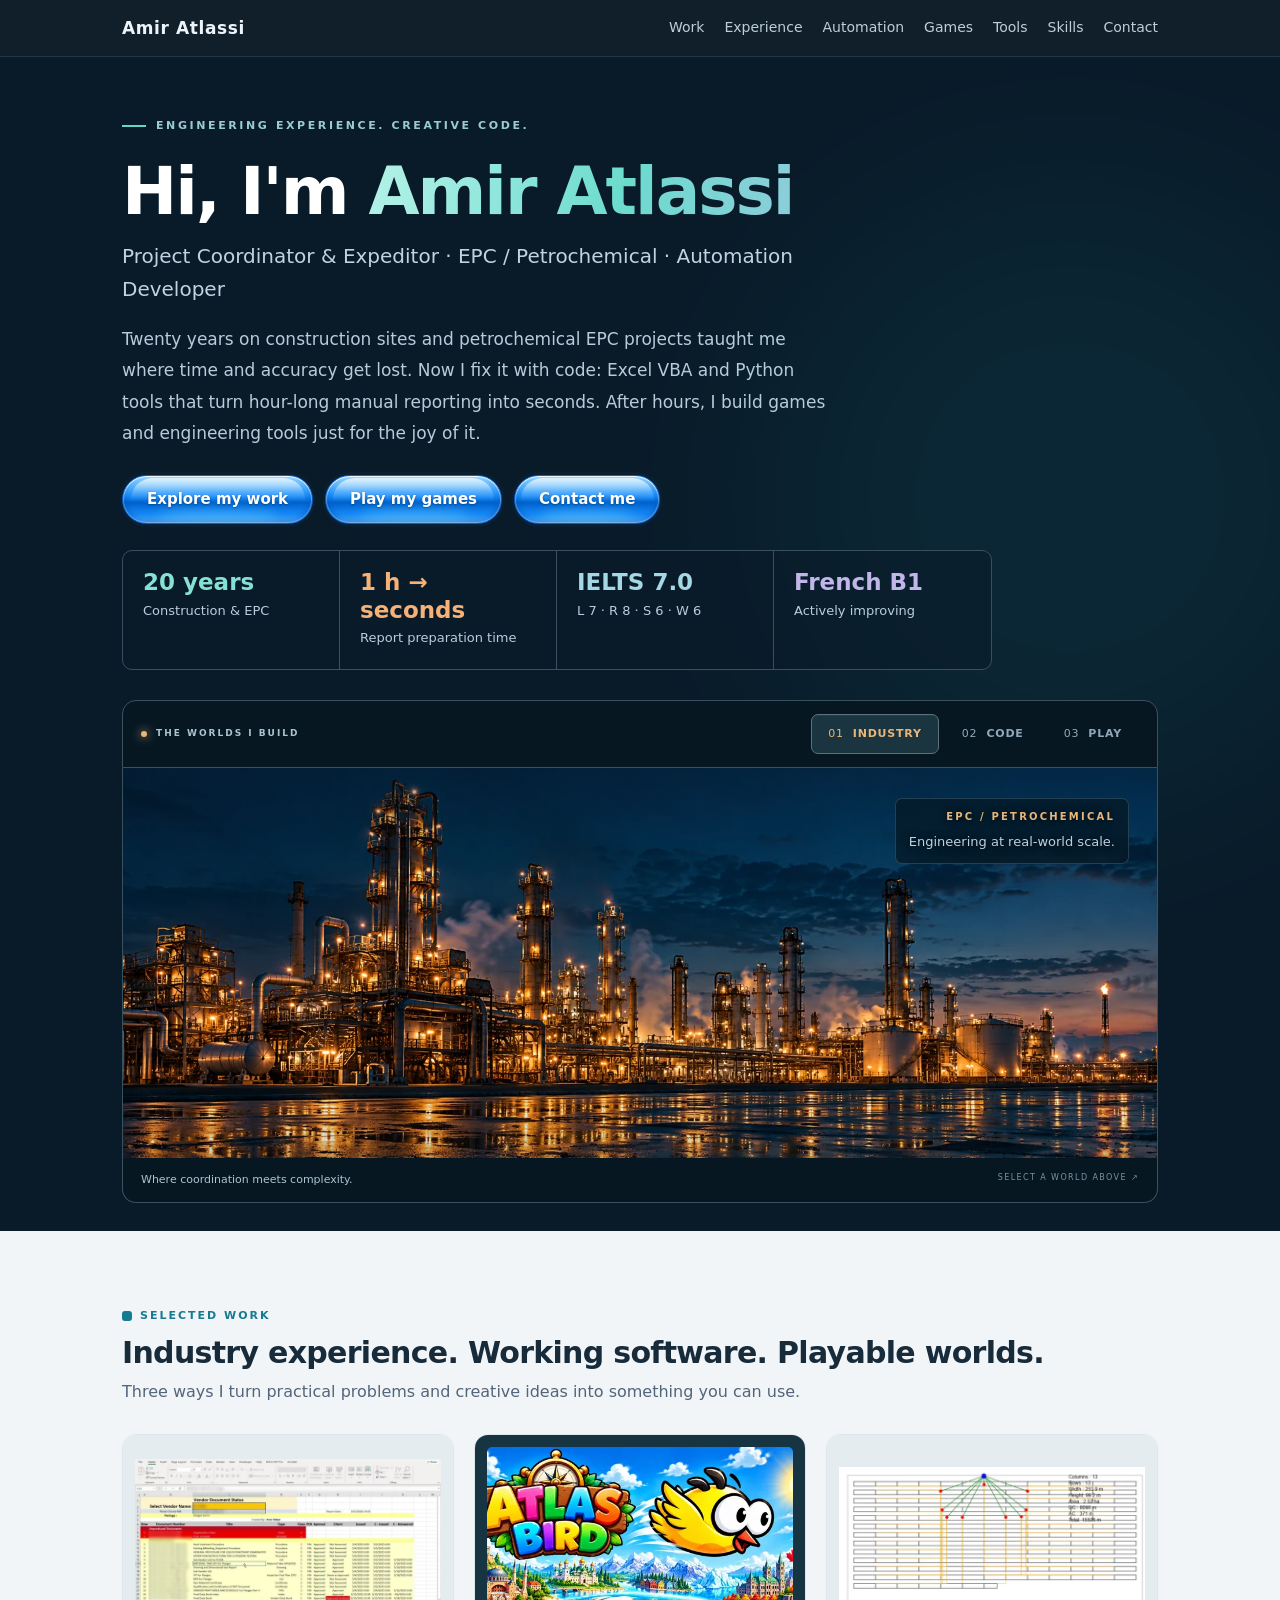
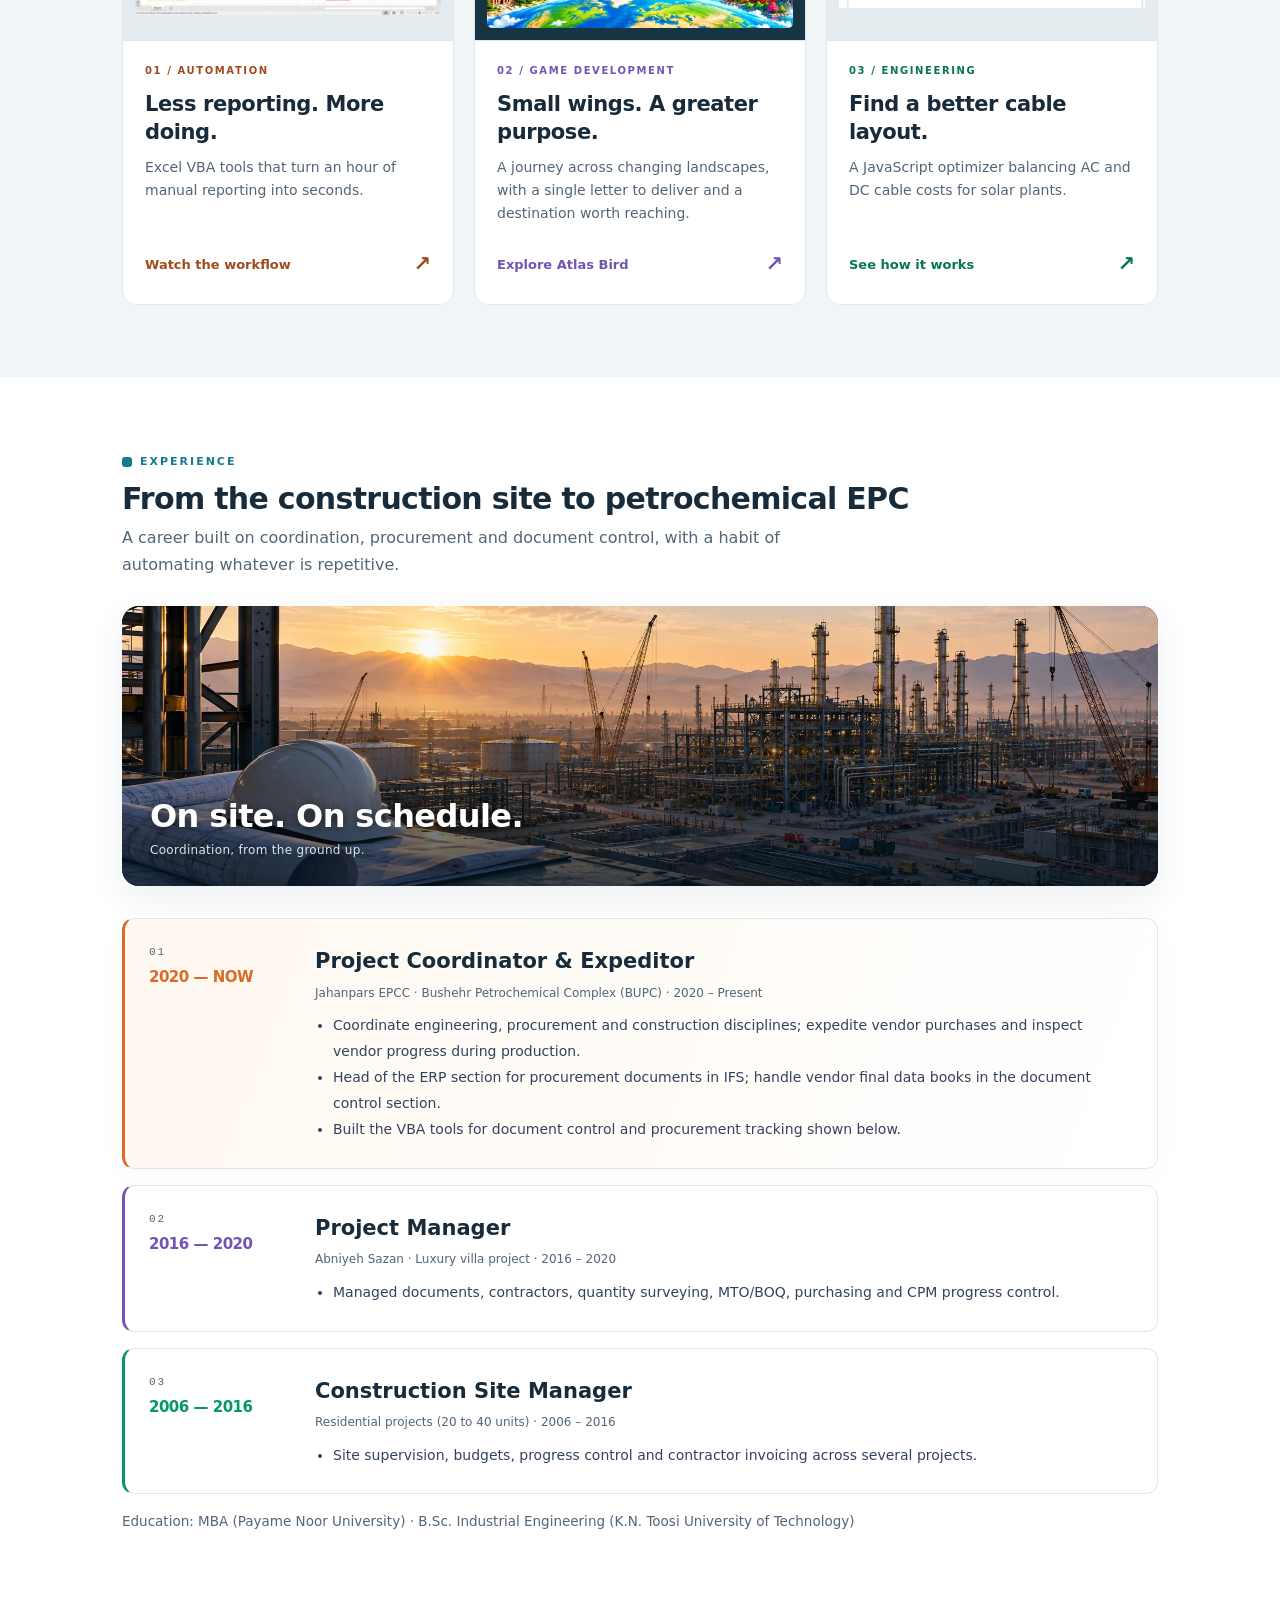
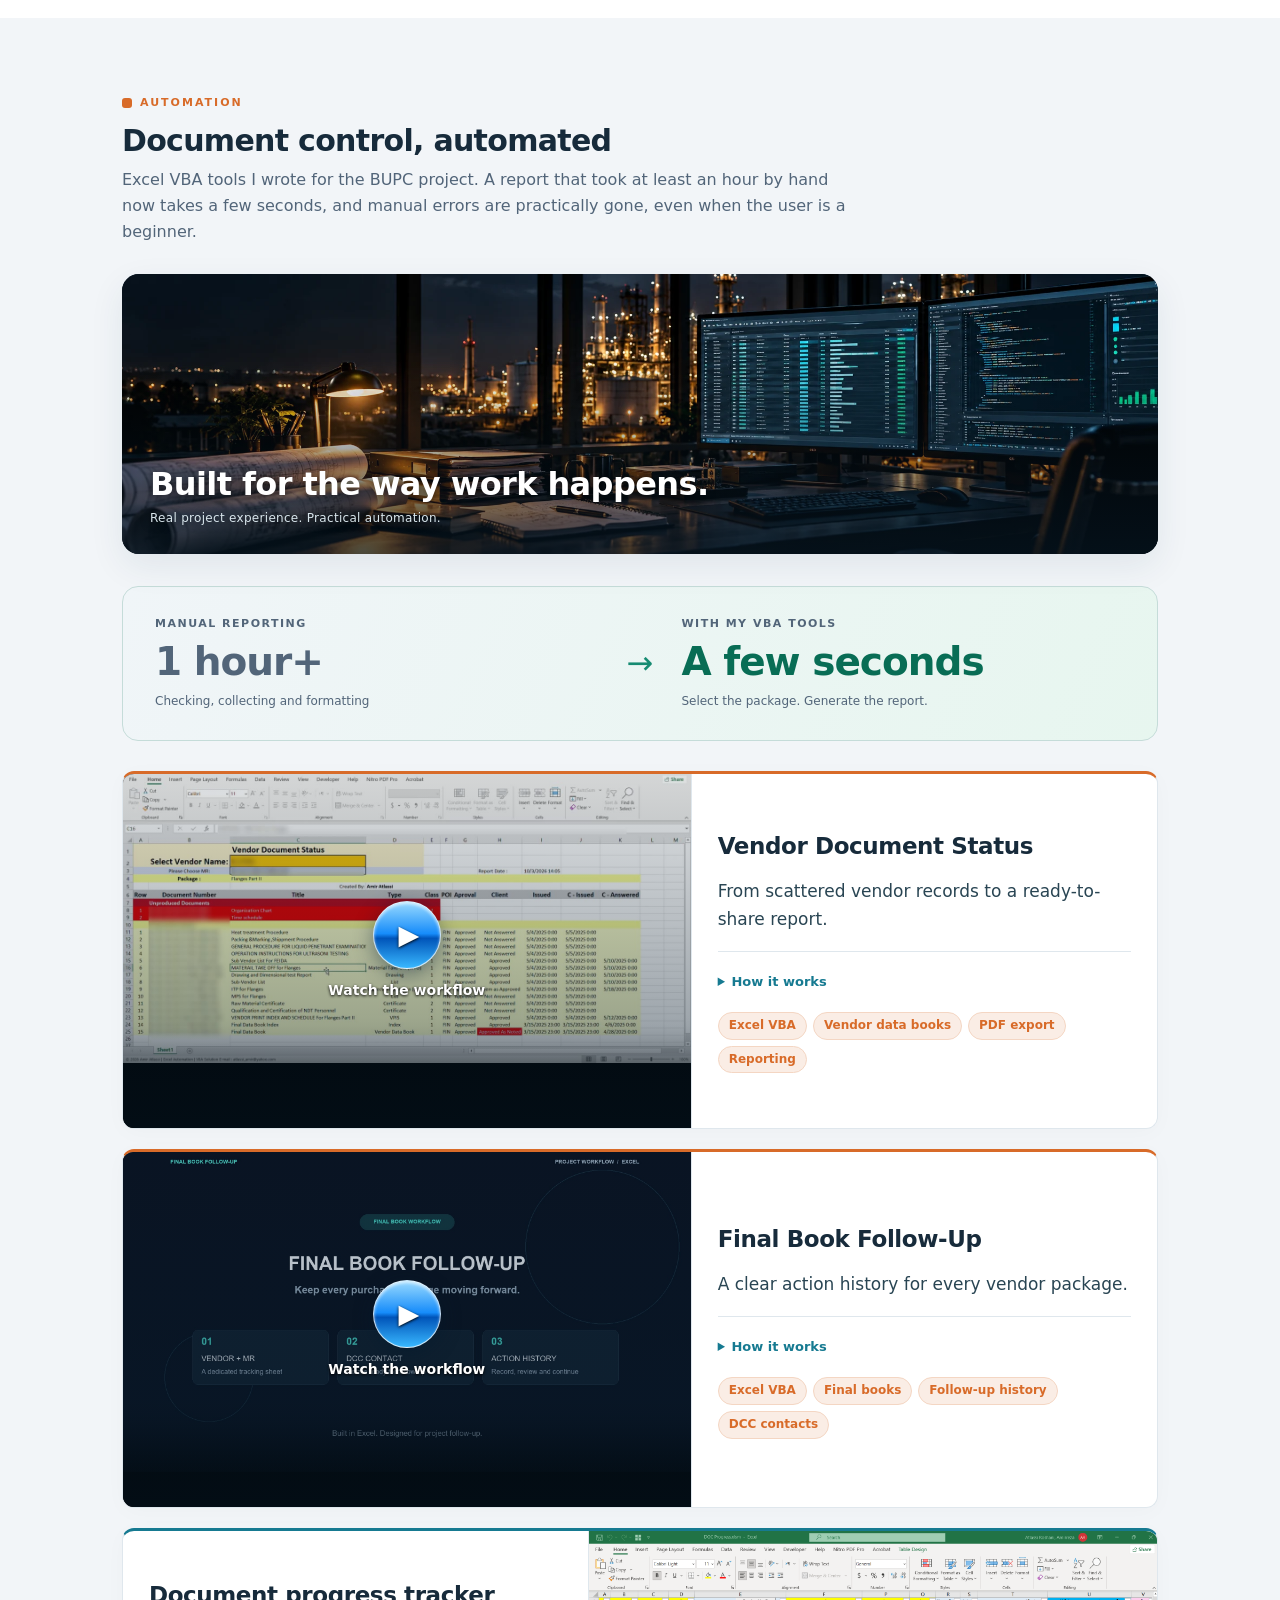
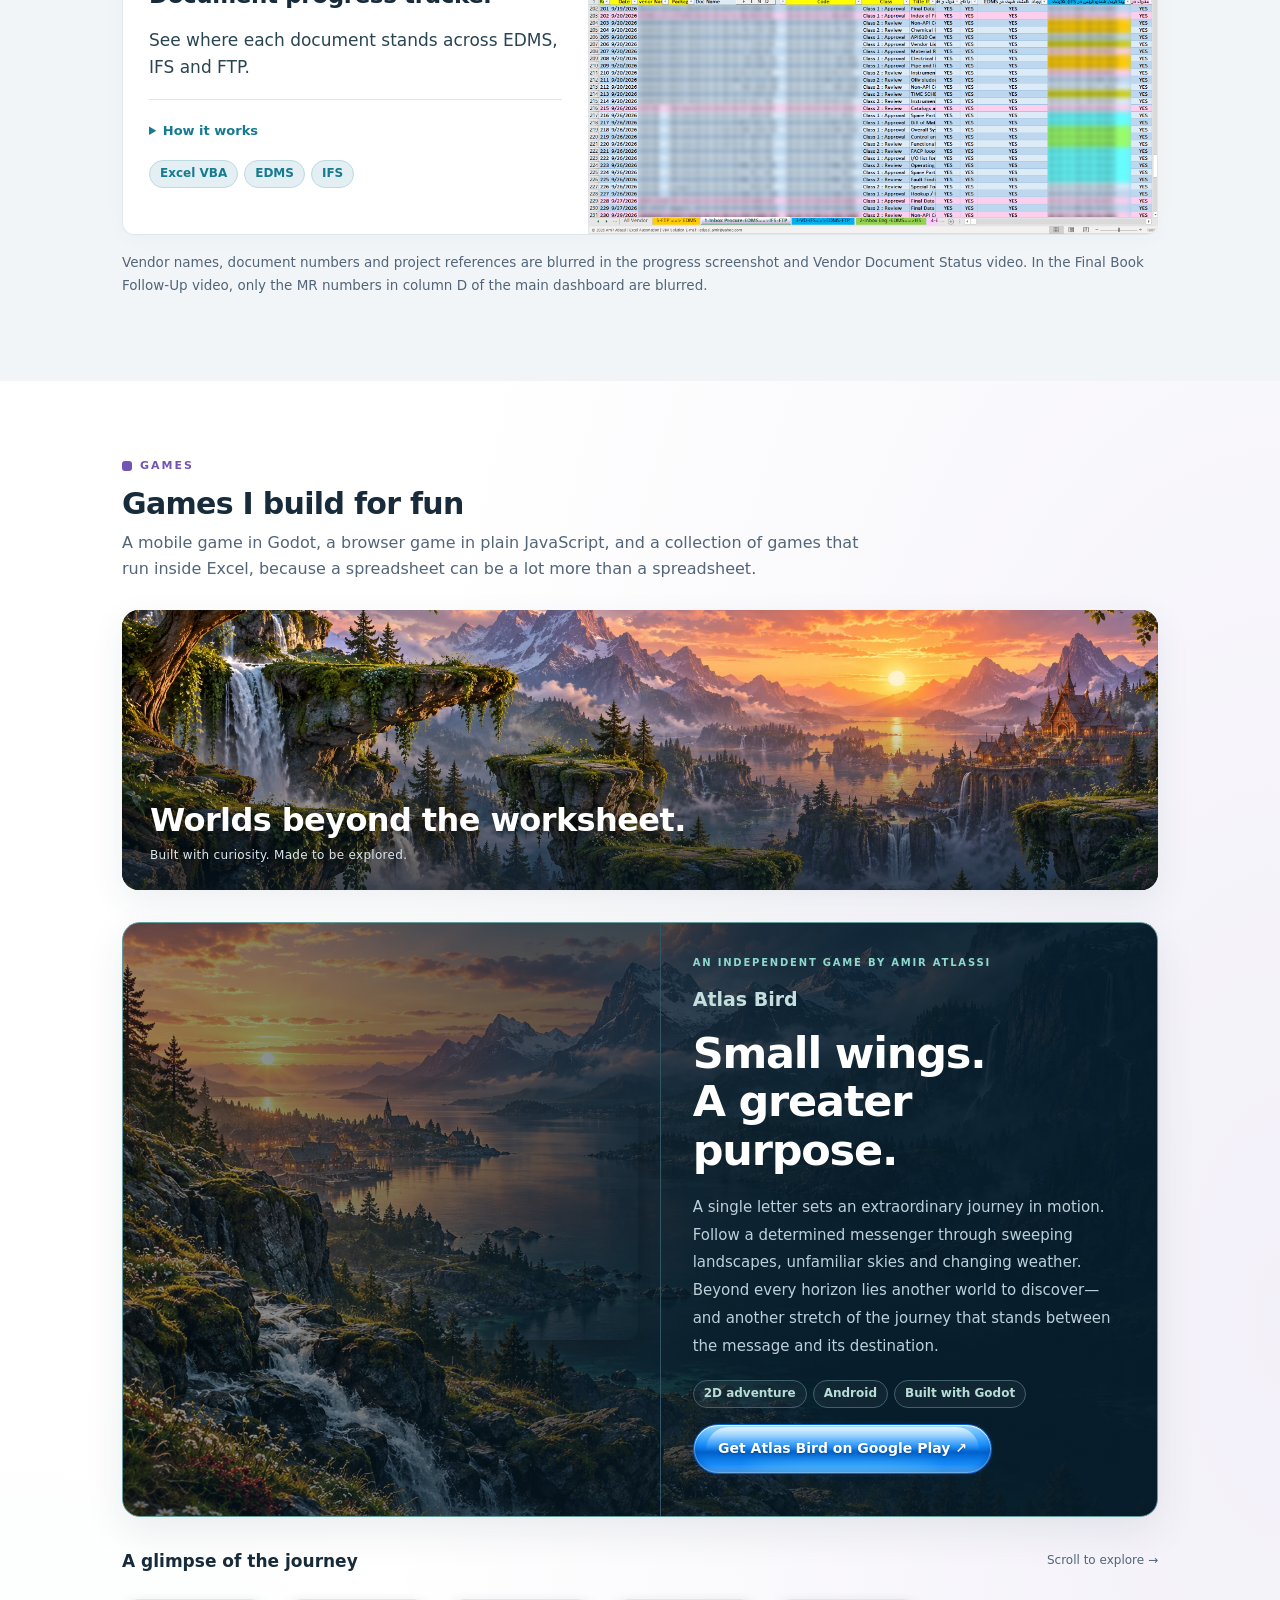
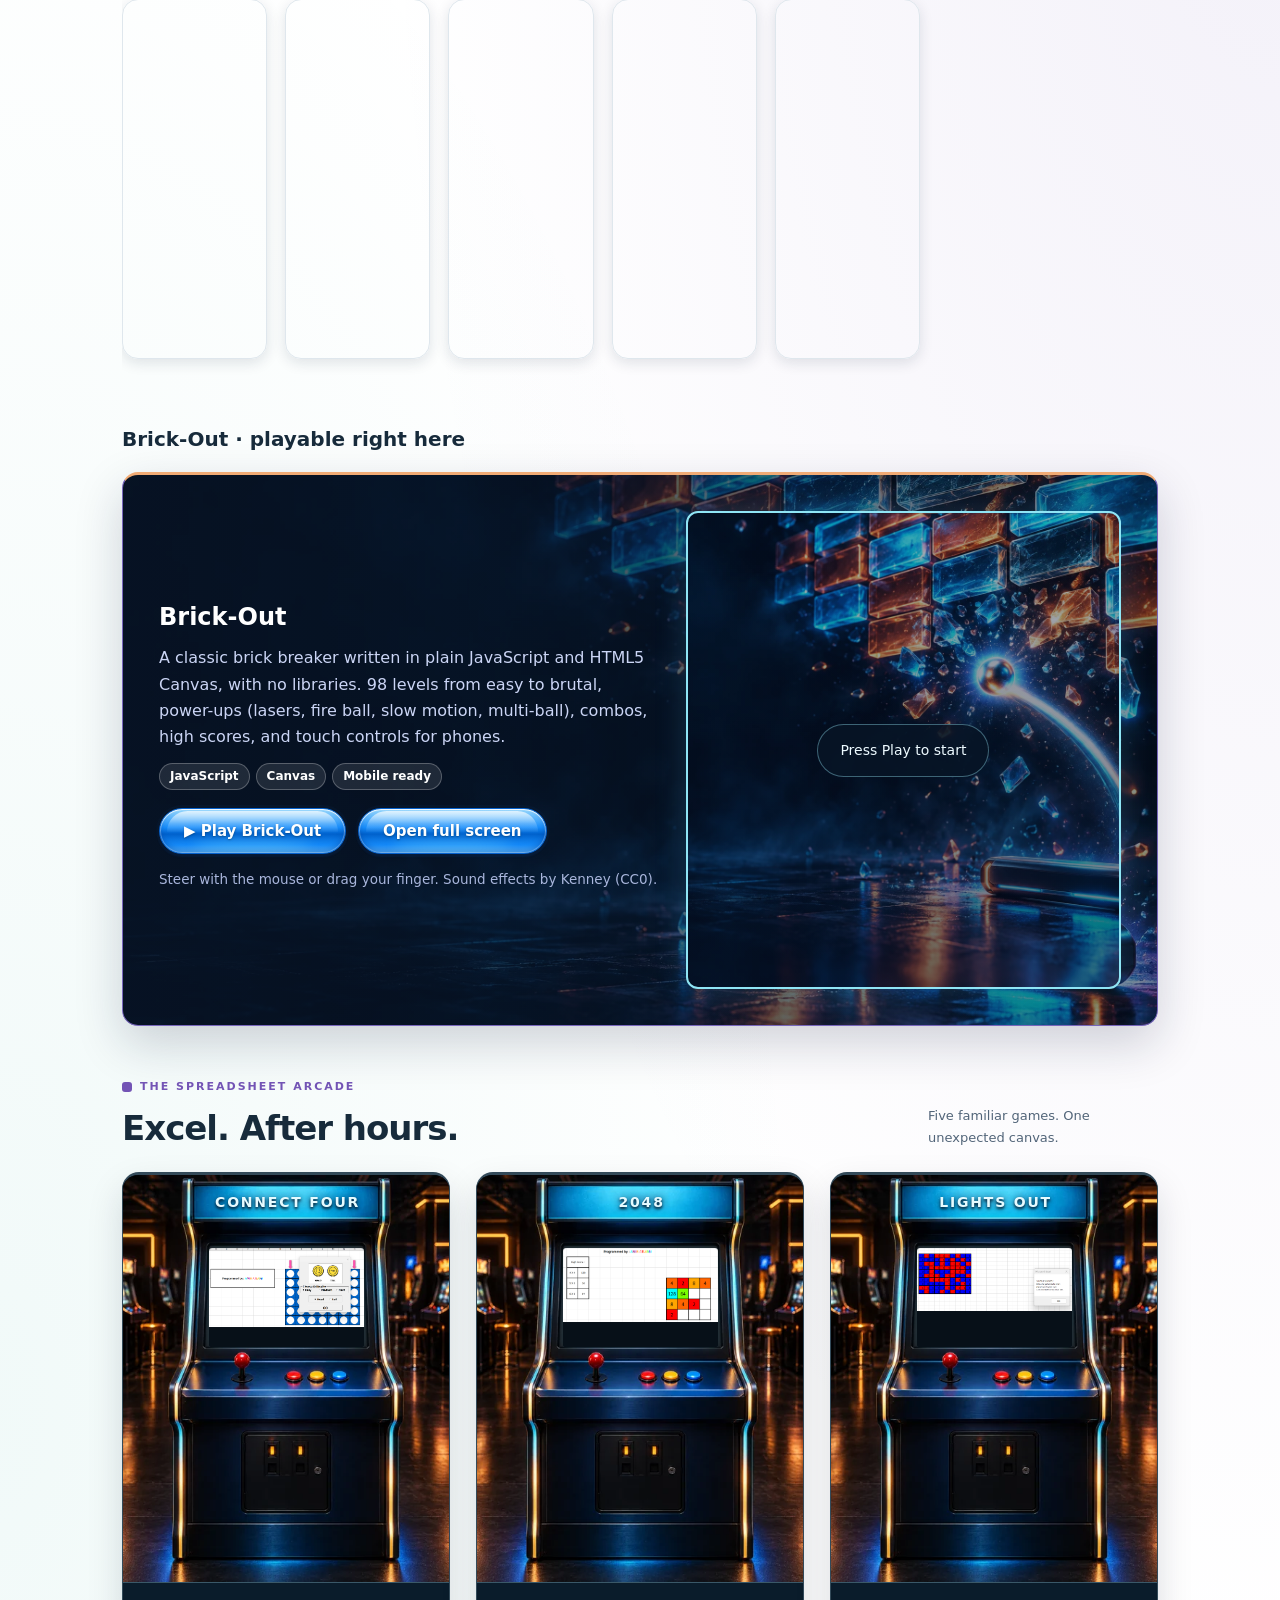
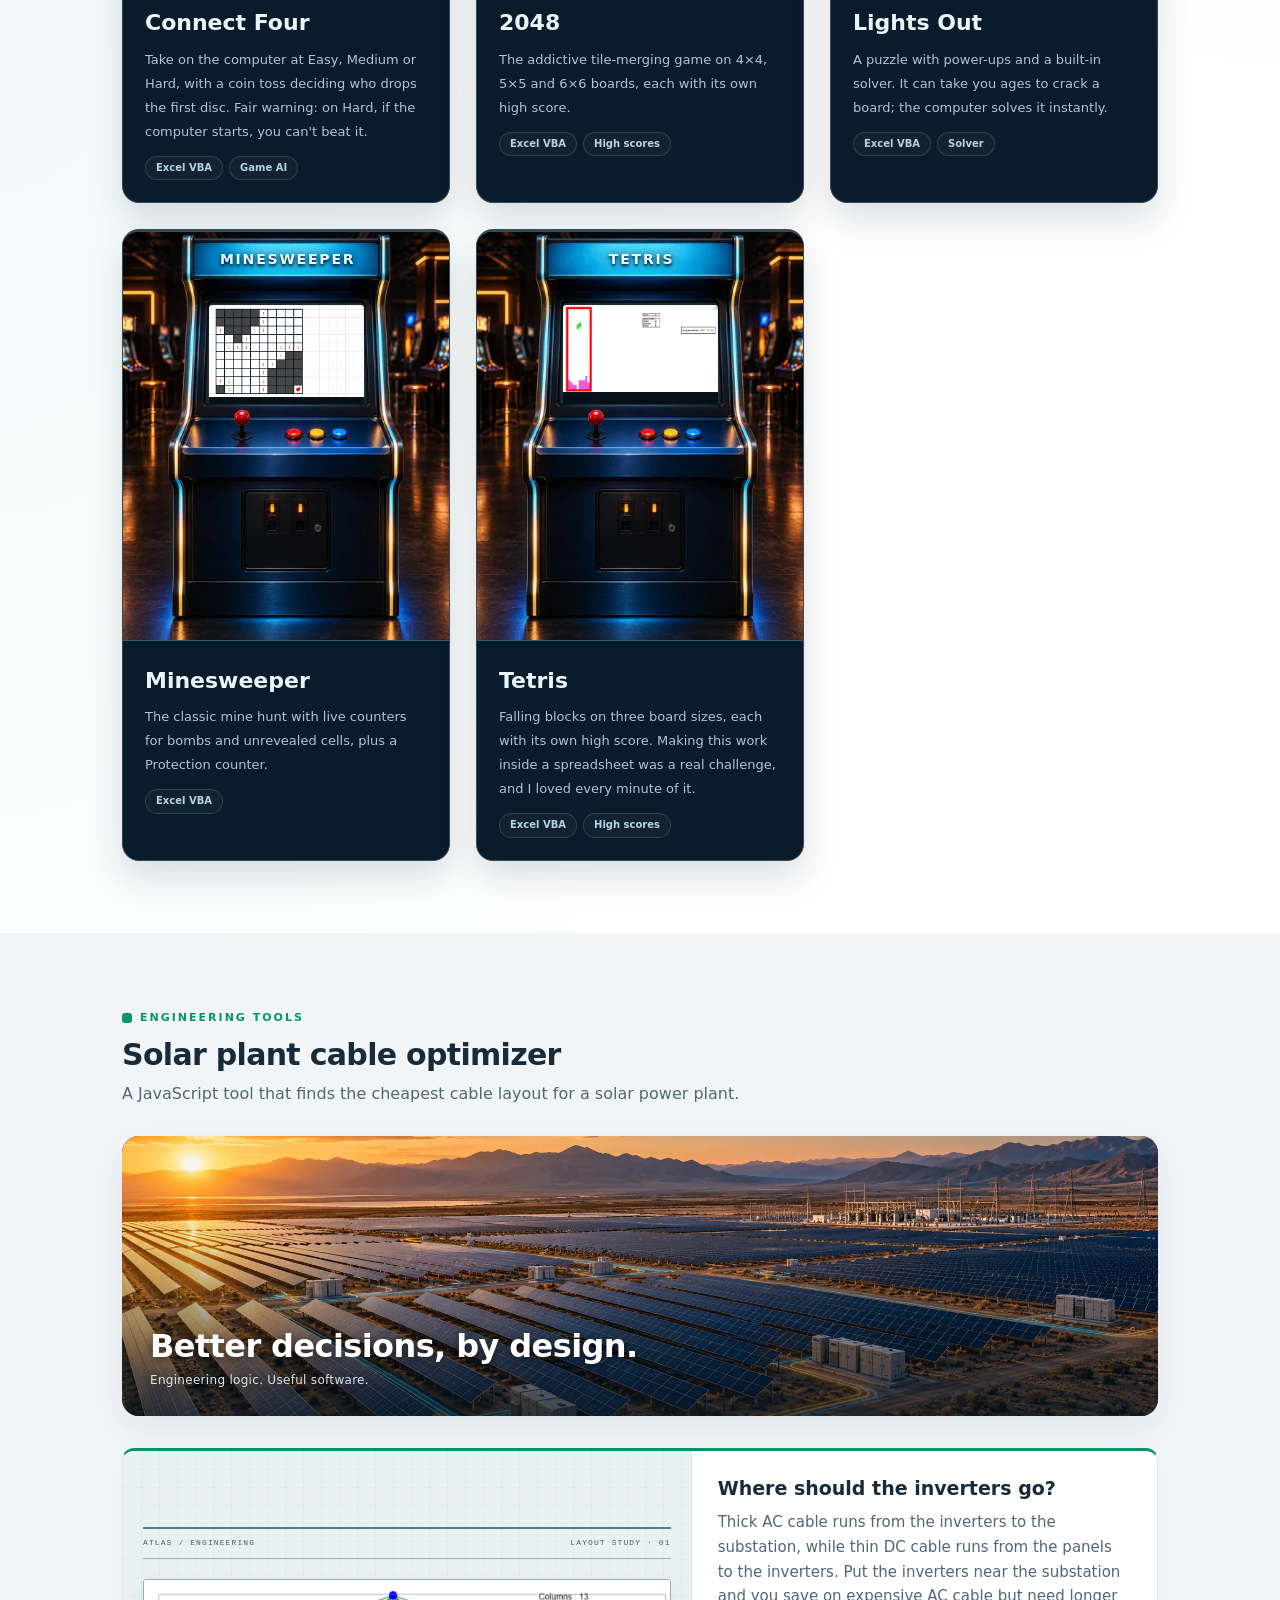
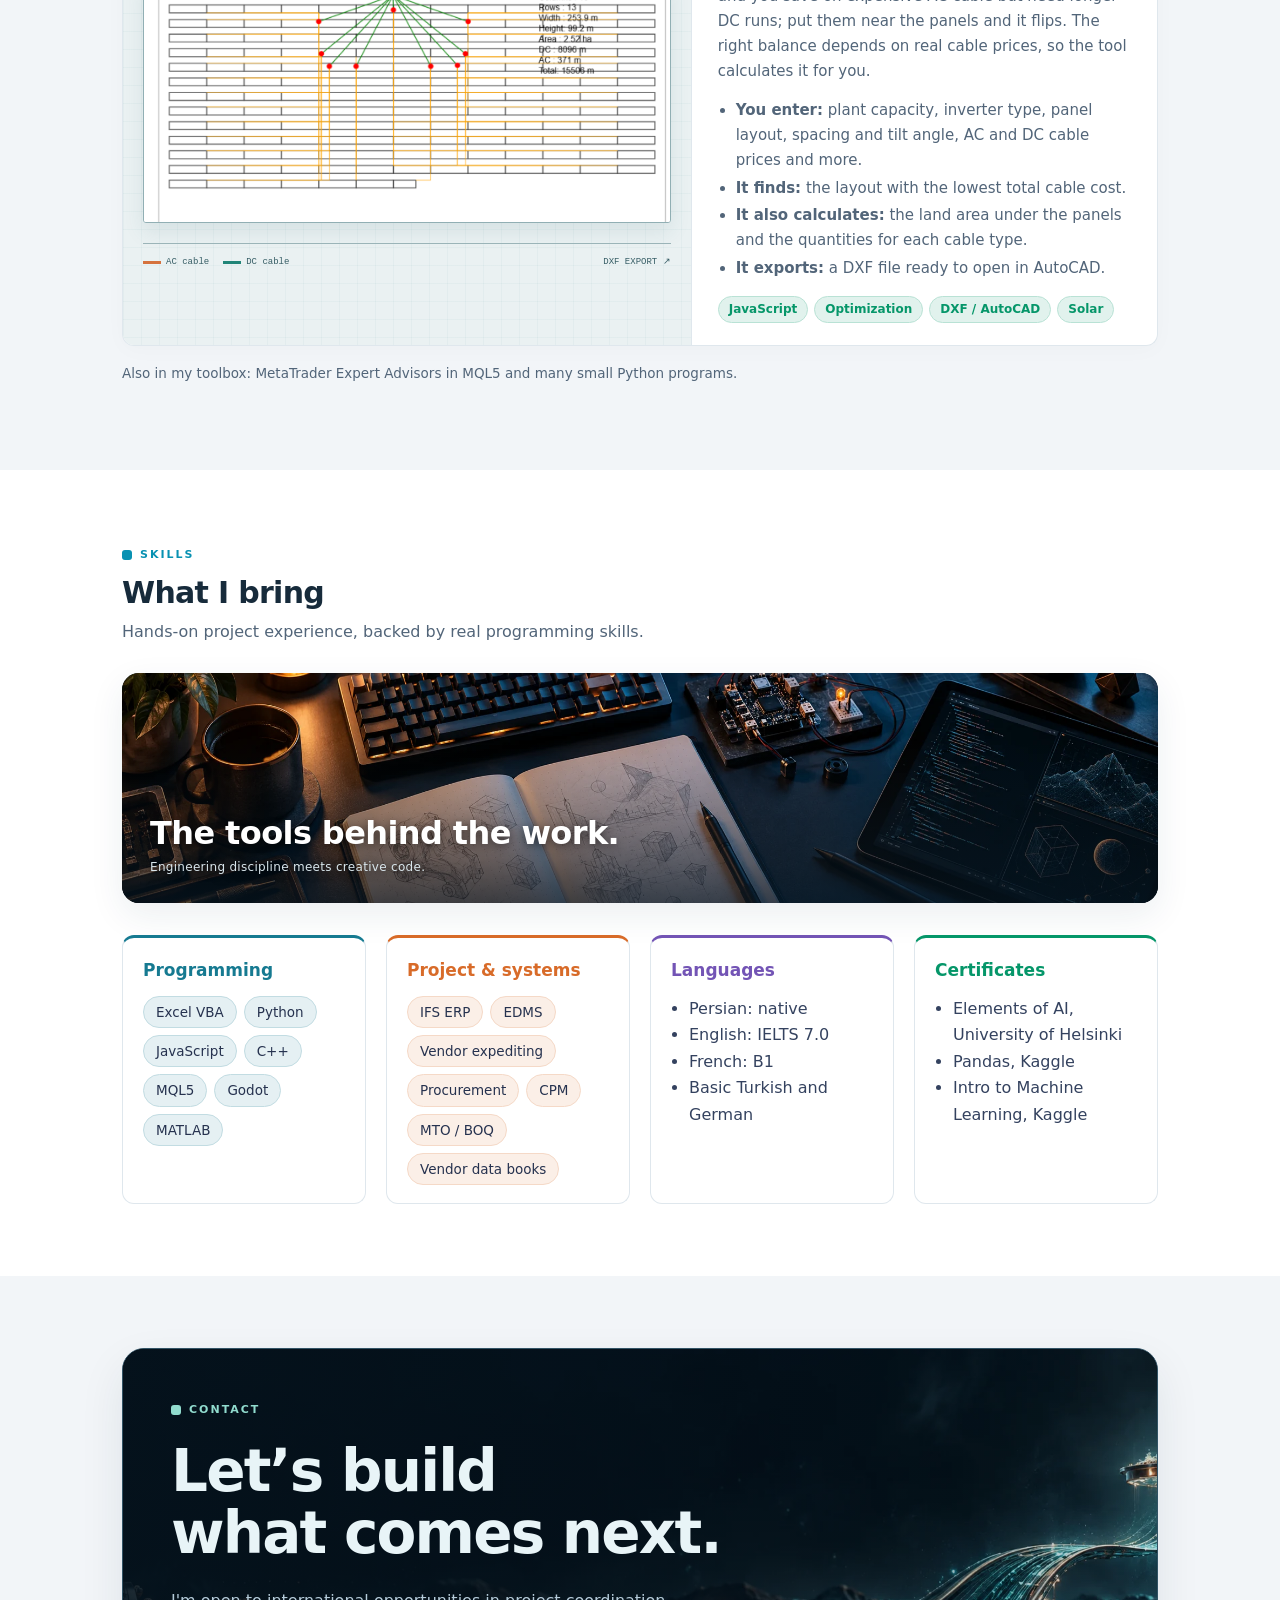
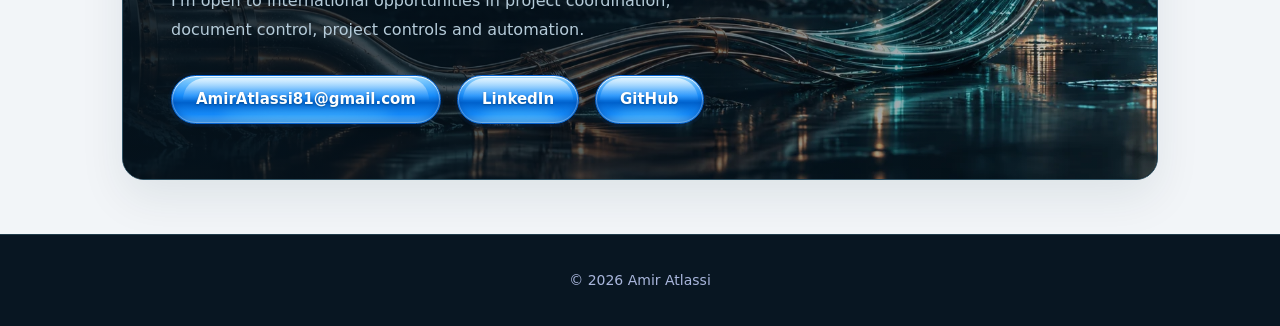
<file: index.html>
<!DOCTYPE html>
<html lang="en">
<head>
<meta charset="UTF-8">
<meta name="viewport" content="width=device-width, initial-scale=1">
<title>Amir Atlassi | Project Coordinator & Automation Developer (EPC / Petrochemical)</title>
<link rel="canonical" href="https://amiratlassi.github.io/">
<meta name="theme-color" content="#081622">
<meta property="og:type" content="website">
<meta property="og:url" content="https://amiratlassi.github.io/">
<meta property="og:image:alt" content="Amir Atlassi’s vendor document automation tool">
<meta name="twitter:card" content="summary_large_image">
<meta property="og:title" content="Amir Atlassi | Project Coordinator & Automation Developer">
<meta property="og:description" content="20 years in EPC and petrochemical projects. Excel VBA and Python automation, games and engineering tools.">
<meta property="og:image" content="https://amiratlassi.github.io/assets/doc-status-poster.jpg">
<meta name="description" content="Project coordinator and expeditor with 20 years in construction and petrochemical EPC. Builds Excel VBA and Python automation for document control and procurement, plus games and engineering tools.">
<link rel="stylesheet" href="assets/css/site.css?v=bespoke-games-2">
</head>
<body id="top">
<a class="skip-link" href="#main-content">Skip to content</a>
<nav aria-label="Main navigation"><div class="w"><a class="brand" href="#top" aria-label="Amir Atlassi — back to top">Amir Atlassi</a><a href="#featured">Work</a><a href="#experience">Experience</a><a href="#automation">Automation</a><a href="#games">Games</a><a href="#tools">Tools</a><a href="#skills">Skills</a><a href="#contact">Contact</a></div></nav>

<header data-world="industry">

<div class="bird-airspace" aria-hidden="true" inert><button class="flying-bird" type="button" aria-label="Surprise Atlas Bird"><img src="assets/bird/bird_normal.png" width="500" height="400" alt="" draggable="false"></button></div>

<div class="w">
<p class="hero-eyebrow">Engineering experience. Creative code.</p>
<h1>Hi, I'm <span>Amir Atlassi</span></h1>
<p class="role">Project Coordinator &amp; Expeditor · EPC / Petrochemical · Automation Developer</p>
<p class="lead">Twenty years on construction sites and petrochemical EPC projects taught me where time and accuracy get lost. Now I fix it with code: Excel VBA and Python tools that turn hour-long manual reporting into seconds. After hours, I build games and engineering tools just for the joy of it.</p>
<div class="btns"><a class="btn p" href="#featured">Explore my work</a><a class="btn" href="#games">Play my games</a><a class="btn" href="#contact">Contact me</a></div>
<div class="stats">
<div class="stat"><b>20 years</b><span>Construction &amp; EPC</span></div>
<div class="stat"><b>1 h → seconds</b><span>Report preparation time</span></div>
<div class="stat"><b>IELTS 7.0</b><span>L 7 · R 8 · S 6 · W 6</span></div>
<div class="stat"><b>French B1</b><span>Actively improving</span></div>
</div></div>
<div class="world-stage w">
 <div class="world-console"><div><span class="world-indicator"></span><span>THE WORLDS I BUILD</span></div><div class="world-switch" role="group" aria-label="Explore my three worlds"><button type="button" data-world-choice="industry" aria-pressed="true">01 <b>INDUSTRY</b></button><button type="button" data-world-choice="code" aria-pressed="false">02 <b>CODE</b></button><button type="button" data-world-choice="play" aria-pressed="false">03 <b>PLAY</b></button></div></div>
 <div class="world-viewport">
  <div class="world-stars" aria-hidden="true"></div><div class="world-orbit" aria-hidden="true"></div>
  <div class="world-panel world-industry" data-world-panel="industry" aria-hidden="false"><div class="refinery-layer"><img class="world-art" src="assets/art/industry.webp" srcset="assets/art/industry-small.webp 900w, assets/art/industry.webp 1920w" sizes="(max-width:760px) 100vw, 1080px" width="1920" height="640" alt="" fetchpriority="high" decoding="async"></div><div class="steam steam-one"></div><div class="steam steam-two"></div><div class="steam steam-three"></div><div class="industry-label world-object-label">EPC / PETROCHEMICAL <span>Engineering at real-world scale.</span></div></div>
  <div class="world-panel world-code" data-world-panel="code" aria-hidden="true" inert><img class="world-art code-scene-art" src="assets/art/automation.webp" srcset="assets/art/automation-small.webp 900w, assets/art/automation.webp 1920w" sizes="(max-width:760px) 100vw, 1080px" width="1920" height="640" alt="" loading="lazy" decoding="async">
   <div class="code-terminal"><div class="terminal-top"><i></i><i></i><i></i><span>automation.py</span></div><div class="terminal-code"><span class="code-comment"># Make the repetitive disappear.</span><br><span class="code-purple">for</span> document <span class="code-purple">in</span> vendor_package:<br>&nbsp;&nbsp;status = <span class="code-gold">check_progress</span>(document)<br>&nbsp;&nbsp;report.<span class="code-gold">add</span>(status)<br><br><span class="code-gold">export_report</span>(<span class="code-green">"ready_to_share.pdf"</span>)<span class="code-cursor">▌</span></div></div>
   <div class="data-transfer" aria-hidden="true"><span></span><span></span><span></span><b>→</b></div>
   <div class="report-preview"><div class="report-top"><span>VENDOR STATUS</span><b>✓</b></div><h3>Clarity. In seconds.</h3><div class="report-row"><span>Document register</span><b>CHECKED</b></div><div class="report-row"><span>Approval status</span><b>CHECKED</b></div><div class="report-row"><span>Missing documents</span><b>IDENTIFIED</b></div><div class="report-ready">✓ &nbsp; Report ready to share</div></div>
  </div>
  <div class="world-panel world-play" data-world-panel="play" aria-hidden="true" inert><img class="world-art" src="assets/art/play.webp" srcset="assets/art/play-small.webp 900w, assets/art/play.webp 1920w" sizes="(max-width:760px) 100vw, 1080px" width="1920" height="640" alt="" loading="lazy" decoding="async">
   <span class="world-object-label play-label">ATLAS BIRD <span>Small wings. A greater purpose.</span></span>
  </div>
  <div class="world-ground" aria-hidden="true"><svg viewBox="0 0 1080 50" preserveAspectRatio="none"><path d="M0 30h190l20-20h190l20 20h230l20-20h190l20 20h200"/></svg></div>
 </div>
 <div class="world-footer"><span id="world-caption" aria-live="polite">Where coordination meets complexity.</span><span>SELECT A WORLD ABOVE <span aria-hidden="true">↗</span></span></div>
</div>
</header>

<main id="main-content">

<section id="featured" aria-labelledby="featured-title" style="--c:var(--blue)"><div class="w">
<span class="kick">Selected work</span>
<h2 id="featured-title">Industry experience. Working software. Playable worlds.</h2>
<p>Three ways I turn practical problems and creative ideas into something you can use.</p>
<div class="featured-grid">
<a class="feature feature-automation" href="#automation"><div class="feature-image"><img src="assets/previews/automation.webp" alt="Vendor document status reporting tool" width="640" height="326" loading="lazy" decoding="async"></div><div class="feature-body"><span class="feature-label">01 / Automation</span><h3>Less reporting. More doing.</h3><p>Excel VBA tools that turn an hour of manual reporting into seconds.</p><span class="feature-link">Watch the workflow <span aria-hidden="true">↗</span></span></div></a>
<a class="feature feature-game" href="#atlas-bird"><div class="feature-image"><img src="assets/previews/atlas-bird.webp" alt="Atlas Bird adventure artwork" width="640" height="313" loading="lazy" decoding="async"></div><div class="feature-body"><span class="feature-label">02 / Game development</span><h3>Small wings. A greater purpose.</h3><p>A journey across changing landscapes, with a single letter to deliver and a destination worth reaching.</p><span class="feature-link">Explore Atlas Bird <span aria-hidden="true">↗</span></span></div></a>
<a class="feature feature-tool" href="#tools"><div class="feature-image"><img src="assets/previews/cable-optimizer.webp" alt="Solar cable layout optimizer interface" width="640" height="294" loading="lazy" decoding="async"></div><div class="feature-body"><span class="feature-label">03 / Engineering</span><h3>Find a better cable layout.</h3><p>A JavaScript optimizer balancing AC and DC cable costs for solar plants.</p><span class="feature-link">See how it works <span aria-hidden="true">↗</span></span></div></a>
</div></div></section>


<section id="experience" style="--c:var(--blue)"><div class="w">
<span class="kick">Experience</span>
<h2>From the construction site to petrochemical EPC</h2>
<p>A career built on coordination, procurement and document control, with a habit of automating whatever is repetitive.</p><div class="section-art section-art-experience"><img class="section-scene" src="assets/art/experience.webp" srcset="assets/art/experience-small.webp 900w, assets/art/experience.webp 1920w" sizes="(max-width:760px) 100vw, 1080px" width="1920" height="640" alt="" loading="lazy" decoding="async"><div class="section-art-caption"><strong>On site. On schedule.</strong><span>Coordination, from the ground up.</span></div></div>
<div class="timeline">
<div class="job" style="--c:var(--orange)"><div class="career-date"><span>01</span><b>2020 — NOW</b></div><h3>Project Coordinator &amp; Expeditor</h3><small>Jahanpars EPCC · Bushehr Petrochemical Complex (BUPC) · 2020 – Present</small>
<ul><li>Coordinate engineering, procurement and construction disciplines; expedite vendor purchases and inspect vendor progress during production.</li><li>Head of the ERP section for procurement documents in IFS; handle vendor final data books in the document control section.</li><li>Built the VBA tools for document control and procurement tracking shown below.</li></ul></div>
<div class="job" style="--c:var(--purple)"><div class="career-date"><span>02</span><b>2016 — 2020</b></div><h3>Project Manager</h3><small>Abniyeh Sazan · Luxury villa project · 2016 – 2020</small>
<ul><li>Managed documents, contractors, quantity surveying, MTO/BOQ, purchasing and CPM progress control.</li></ul></div>
<div class="job" style="--c:var(--green)"><div class="career-date"><span>03</span><b>2006 — 2016</b></div><h3>Construction Site Manager</h3><small>Residential projects (20 to 40 units) · 2006 – 2016</small>
<ul><li>Site supervision, budgets, progress control and contractor invoicing across several projects.</li></ul></div>
</div>
<p class="note">Education: MBA (Payame Noor University) · B.Sc. Industrial Engineering (K.N. Toosi University of Technology)</p>
</div></section>

<section id="automation" style="--c:var(--orange)"><div class="w">
<span class="kick">Automation</span>
<h2>Document control, automated</h2>
<p>Excel VBA tools I wrote for the BUPC project. A report that took at least an hour by hand now takes a few seconds, and manual errors are practically gone, even when the user is a beginner.</p><div class="section-art section-art-automation"><img class="section-scene" src="assets/art/automation.webp" srcset="assets/art/automation-small.webp 900w, assets/art/automation.webp 1920w" sizes="(max-width:760px) 100vw, 1080px" width="1920" height="640" alt="" loading="lazy" decoding="async"><div class="section-art-caption"><strong>Built for the way work happens.</strong><span>Real project experience. Practical automation.</span></div></div>
<div class="automation-impact" aria-label="Report preparation: at least one hour manually, a few seconds with automation">
<div><span class="impact-label">Manual reporting</span><strong>1 hour+</strong><span>Checking, collecting and formatting</span></div>
<span class="impact-arrow" aria-hidden="true">→</span>
<div><span class="impact-label">With my VBA tools</span><strong>A few seconds</strong><span>Select the package. Generate the report.</span></div>
</div>
<div class="grid">
<div class="card c-orange wide"><div class="demo-media"><video aria-label="Vendor Document Status product demonstration" controls muted playsinline preload="none" poster="assets/doc-status-poster.jpg"><source src="assets/doc-status-demo.mp4" type="video/mp4"></video><button class="demo-play" type="button" aria-label="Play Vendor Document Status demonstration"><span class="demo-play-icon" aria-hidden="true">▶</span><span>Watch the workflow</span></button></div>
<div class="t"><h3>Vendor Document Status</h3><p class="project-result">From scattered vendor records to a ready-to-share report.</p><details class="project-details"><summary>How it works</summary><p>Pick a vendor and a material requisition, and the tool gathers every vendor document with its class, approval status, client status and dates. One click exports a PDF or Excel report, lists the documents still missing, and builds a summary. Press play to watch it work.</p></details><div class="tags"><i>Excel VBA</i><i>Vendor data books</i><i>PDF export</i><i>Reporting</i></div></div></div>
<div class="card c-orange wide"><div class="demo-media"><video controls playsinline preload="none" poster="assets/final-book-follow-up-poster.jpg" aria-label="Final Book Follow-Up product demonstration"><source src="assets/final-book-follow-up-demo.mp4" type="video/mp4">Your browser does not support HTML video. <a href="assets/final-book-follow-up-demo.mp4">Download the demonstration.</a></video><button class="demo-play" type="button" aria-label="Play Final Book Follow-Up demonstration"><span class="demo-play-icon" aria-hidden="true">▶</span><span>Watch the workflow</span></button></div>
<div class="t"><h3>Final Book Follow-Up</h3><p class="project-result">A clear action history for every vendor package.</p><details class="project-details"><summary>How it works</summary><p>Create a dedicated Excel sheet for each vendor MR and keep the DCC contact details close. Log actions with an automatic date, time and row number, review the history, and continue outstanding work. Dashboard hyperlinks connect every purchase package to its tracking sheet, from preparation to finalization. Press play to see the workflow.</p></details><div class="tags"><i>Excel VBA</i><i>Final books</i><i>Follow-up history</i><i>DCC contacts</i></div></div></div>
<div class="card c-blue wide rev"><img src="assets/doc-progress.png" alt="Document progress tracker" data-zoom width="1912" height="1021" loading="lazy" decoding="async">
<div class="t"><h3>Document progress tracker</h3><p class="project-result">See where each document stands across EDMS, IFS and FTP.</p><details class="project-details"><summary>How it works</summary><p>Follows every document through the EDMS, IFS and FTP workflow across separate sheets, so nobody has to check and copy things by hand. At any moment you can see exactly where a document stands.</p></details><div class="tags"><i>Excel VBA</i><i>EDMS</i><i>IFS</i></div></div></div>
</div>
<p class="note">Vendor names, document numbers and project references are blurred in the progress screenshot and Vendor Document Status video. In the Final Book Follow-Up video, only the MR numbers in column D of the main dashboard are blurred.</p>
</div></section>

<section id="games" style="--c:var(--purple)"><div class="w">
<span class="kick">Games</span>
<h2>Games I build for fun</h2>
<p>A mobile game in Godot, a browser game in plain JavaScript, and a collection of games that run inside Excel, because a spreadsheet can be a lot more than a spreadsheet.</p><div class="section-art section-art-games"><img class="section-scene" src="assets/art/play.webp" srcset="assets/art/play-small.webp 900w, assets/art/play.webp 1920w" sizes="(max-width:760px) 100vw, 1080px" width="1920" height="640" alt="" loading="lazy" decoding="async"><div class="section-art-caption"><strong>Worlds beyond the worksheet.</strong><span>Built with curiosity. Made to be explored.</span></div></div>


<div class="grid">
<div class="card c-purple wide atlas-showcase" id="atlas-bird">
<div class="pic">
<img src="assets/atlas-bird.webp" alt="Atlas Bird featured artwork" data-zoom width="1024" height="500" loading="lazy" decoding="async">
</div>
<div class="t">
<span class="atlas-eyebrow">An independent game by Amir Atlassi</span>
<h3>Atlas Bird</h3>
<p class="atlas-hook">Small wings.<br>A greater purpose.</p>
<p>A single letter sets an extraordinary journey in motion. Follow a determined messenger through sweeping landscapes, unfamiliar skies and changing weather. Beyond every horizon lies another world to discover—and another stretch of the journey that stands between the message and its destination.</p>
<div class="tags">
<i>2D adventure</i><i>Android</i><i>Built with Godot</i>
</div>
<p style="margin-top:16px">
<a class="btn p"
   href="https://play.google.com/store/apps/details?id=com.atlasgame.atlasbird"
   target="_blank"
   rel="noopener noreferrer">Get Atlas Bird on Google Play ↗</a>
</p>
</div>
</div>
</div>

<div class="gallery-heading"><h3>A glimpse of the journey</h3><span>Scroll to explore <span aria-hidden="true">→</span></span></div>
<div class="strip atlas-gallery" style="margin-top:18px" tabindex="0" role="region" aria-label="Atlas Bird screenshots; scroll horizontally to see more">
<img src="assets/godot-viking.webp" alt="Atlas Bird: Viking village" data-zoom width="480" height="1200" loading="lazy" decoding="async">
<img src="assets/godot-flight.webp" alt="Atlas Bird: flying over a river" data-zoom width="480" height="1200" loading="lazy" decoding="async">
<img src="assets/godot-sauna.webp" alt="Atlas Bird: sauna scene" data-zoom width="560" height="1400" loading="lazy" decoding="async">
<img src="assets/godot-arctic.webp" alt="Atlas Bird: Arctic sunset" data-zoom width="560" height="1400" loading="lazy" decoding="async">
<img src="assets/greenland.webp" alt="Atlas Bird: Greenland stage 7 artwork" data-zoom width="480" height="1200" loading="lazy" decoding="async">
</div>

<h3 class="sub">Brick-Out · playable right here</h3>
<div class="play">
<div><h3>Brick-Out</h3>
<p>A classic brick breaker written in plain JavaScript and HTML5 Canvas, with no libraries. 98 levels from easy to brutal, power-ups (lasers, fire ball, slow motion, multi-ball), combos, high scores, and touch controls for phones.</p>
<div class="tags" style="margin:0 0 18px"><i>JavaScript</i><i>Canvas</i><i>Mobile ready</i></div>
<div class="brick-actions">
<button type="button" class="btn p" id="playBtn" aria-controls="frame">▶ Play Brick-Out</button>
<a class="btn" href="games/brick-out/index.html">Open full screen</a>
</div>
<p class="note" style="margin-top:14px">Steer with the mouse or drag your finger. Sound effects by Kenney (CC0).</p></div>
<div class="frame" id="frame"><span style="color:#a9b6dc;font-size:14px">Press Play to start</span></div>
</div>

<div class="arcade-heading"><div><span class="kick">The spreadsheet arcade</span><h3>Excel. After hours.</h3></div><p>Five familiar games. One unexpected canvas.</p></div>
<div class="grid arcade-grid">
<div class="card c-blue"><div class="arcade-screen photo-cabinet"><img class="cabinet-art" src="assets/art/arcade.webp" srcset="assets/art/arcade-small.webp 450w, assets/art/arcade.webp 900w" sizes="(max-width:520px) 95vw, 360px" width="900" height="1125" alt="" loading="lazy" decoding="async"><span class="cabinet-marquee">Connect Four</span><div class="cabinet-display"><img class="xl" src="assets/connect-four-thumb.png" data-full="assets/connect-four.png" alt="Connect Four in Excel" data-zoom width="1150" height="586" loading="lazy" decoding="async"></div></div><div class="t"><h3>Connect Four</h3><p>Take on the computer at Easy, Medium or Hard, with a coin toss deciding who drops the first disc. Fair warning: on Hard, if the computer starts, you can't beat it.</p><div class="tags"><i>Excel VBA</i><i>Game AI</i></div></div></div>
<div class="card c-orange"><div class="arcade-screen photo-cabinet"><img class="cabinet-art" src="assets/art/arcade.webp" srcset="assets/art/arcade-small.webp 450w, assets/art/arcade.webp 900w" sizes="(max-width:520px) 95vw, 360px" width="900" height="1125" alt="" loading="lazy" decoding="async"><span class="cabinet-marquee">2048</span><div class="cabinet-display"><img class="xl" src="assets/game-2048-thumb.png" data-full="assets/game-2048.png" alt="2048 in Excel" data-zoom width="980" height="465" loading="lazy" decoding="async"></div></div><div class="t"><h3>2048</h3><p>The addictive tile-merging game on 4×4, 5×5 and 6×6 boards, each with its own high score.</p><div class="tags"><i>Excel VBA</i><i>High scores</i></div></div></div>
<div class="card c-pink"><div class="arcade-screen photo-cabinet"><img class="cabinet-art" src="assets/art/arcade.webp" srcset="assets/art/arcade-small.webp 450w, assets/art/arcade.webp 900w" sizes="(max-width:520px) 95vw, 360px" width="900" height="1125" alt="" loading="lazy" decoding="async"><span class="cabinet-marquee">Lights Out</span><div class="cabinet-display"><img class="xl" src="assets/lights-out-thumb.png" data-full="assets/lights-out.png" alt="Lights Out in Excel" data-zoom width="1010" height="410" loading="lazy" decoding="async"></div></div><div class="t"><h3>Lights Out</h3><p>A puzzle with power-ups and a built-in solver. It can take you ages to crack a board; the computer solves it instantly.</p><div class="tags"><i>Excel VBA</i><i>Solver</i></div></div></div>
<div class="card c-green"><div class="arcade-screen photo-cabinet"><img class="cabinet-art" src="assets/art/arcade.webp" srcset="assets/art/arcade-small.webp 450w, assets/art/arcade.webp 900w" sizes="(max-width:520px) 95vw, 360px" width="900" height="1125" alt="" loading="lazy" decoding="async"><span class="cabinet-marquee">Minesweeper</span><div class="cabinet-display"><img class="xl" src="assets/minesweeper-thumb.png" data-full="assets/minesweeper.png" alt="Minesweeper in Excel" data-zoom width="610" height="360" loading="lazy" decoding="async"></div></div><div class="t"><h3>Minesweeper</h3><p>The classic mine hunt with live counters for bombs and unrevealed cells, plus a Protection counter.</p><div class="tags"><i>Excel VBA</i></div></div></div>
<div class="card c-teal"><div class="arcade-screen photo-cabinet"><img class="cabinet-art" src="assets/art/arcade.webp" srcset="assets/art/arcade-small.webp 450w, assets/art/arcade.webp 900w" sizes="(max-width:520px) 95vw, 360px" width="900" height="1125" alt="" loading="lazy" decoding="async"><span class="cabinet-marquee">Tetris</span><div class="cabinet-display"><img class="xl" src="assets/tetris-thumb.png" data-full="assets/tetris.png" alt="Tetris in Excel" data-zoom width="1530" height="860" loading="lazy" decoding="async"></div></div><div class="t"><h3>Tetris</h3><p>Falling blocks on three board sizes, each with its own high score. Making this work inside a spreadsheet was a real challenge, and I loved every minute of it.</p><div class="tags"><i>Excel VBA</i><i>High scores</i></div></div></div>
</div>
</div></section>

<section id="tools" style="--c:var(--green)"><div class="w">
<span class="kick">Engineering tools</span>
<h2>Solar plant cable optimizer</h2>
<p>A JavaScript tool that finds the cheapest cable layout for a solar power plant.</p><div class="section-art section-art-tools"><img class="section-scene" src="assets/art/engineering.webp" srcset="assets/art/engineering-small.webp 900w, assets/art/engineering.webp 1920w" sizes="(max-width:760px) 100vw, 1080px" width="1920" height="640" alt="" loading="lazy" decoding="async"><div class="section-art-caption"><strong>Better decisions, by design.</strong><span>Engineering logic. Useful software.</span></div></div>
<div class="grid"><div class="card c-green wide"><div class="engineering-board"><div class="drawing-header"><span>ATLAS / ENGINEERING</span><span>LAYOUT STUDY · 01</span></div><img class="xl" src="assets/cable-optimizer.png" alt="Solar plant cable optimizer" data-zoom width="1246" height="573" loading="lazy" decoding="async"><div class="drawing-legend"><span><i class="ac-line"></i>AC cable</span><span><i class="dc-line"></i>DC cable</span><span>DXF EXPORT ↗</span></div></div>
<div class="t"><h3>Where should the inverters go?</h3>
<p>Thick AC cable runs from the inverters to the substation, while thin DC cable runs from the panels to the inverters. Put the inverters near the substation and you save on expensive AC cable but need longer DC runs; put them near the panels and it flips. The right balance depends on real cable prices, so the tool calculates it for you.</p>
<ul class="pts"><li><b>You enter:</b> plant capacity, inverter type, panel layout, spacing and tilt angle, AC and DC cable prices and more.</li><li><b>It finds:</b> the layout with the lowest total cable cost.</li><li><b>It also calculates:</b> the land area under the panels and the quantities for each cable type.</li><li><b>It exports:</b> a DXF file ready to open in AutoCAD.</li></ul>
<div class="tags"><i>JavaScript</i><i>Optimization</i><i>DXF / AutoCAD</i><i>Solar</i></div></div></div></div>
<p class="note">Also in my toolbox: MetaTrader Expert Advisors in MQL5 and many small Python programs.</p>
</div></section>

<section id="skills" style="--c:var(--teal)"><div class="w">
<span class="kick">Skills</span>
<h2>What I bring</h2>
<p>Hands-on project experience, backed by real programming skills.</p><div class="section-art section-art-skills"><img class="section-scene" src="assets/art/skills.webp" srcset="assets/art/skills-small.webp 900w, assets/art/skills.webp 1920w" sizes="(max-width:760px) 100vw, 1080px" width="1920" height="640" alt="" loading="lazy" decoding="async"><div class="section-art-caption"><strong>The tools behind the work.</strong><span>Engineering discipline meets creative code.</span></div></div>
<div class="cols">
<div class="box" style="--c:var(--blue)"><h3>Programming</h3><div class="chips"><span>Excel VBA</span><span>Python</span><span>JavaScript</span><span>C++</span><span>MQL5</span><span>Godot</span><span>MATLAB</span></div></div>
<div class="box" style="--c:var(--orange)"><h3>Project &amp; systems</h3><div class="chips"><span>IFS ERP</span><span>EDMS</span><span>Vendor expediting</span><span>Procurement</span><span>CPM</span><span>MTO / BOQ</span><span>Vendor data books</span></div></div>
<div class="box" style="--c:var(--purple)"><h3>Languages</h3><ul><li>Persian: native</li><li>English: IELTS 7.0</li><li>French: B1</li><li>Basic Turkish and German</li></ul></div>
<div class="box" style="--c:var(--green)"><h3>Certificates</h3><ul><li>Elements of AI, University of Helsinki</li><li>Pandas, Kaggle</li><li>Intro to Machine Learning, Kaggle</li></ul></div>
</div></div></section>

<section id="contact" style="--c:var(--pink)"><div class="w"><div class="contact-panel"><div class="contact-generated-art" aria-hidden="true"><img class="contact-scene" src="assets/art/contact.webp" srcset="assets/art/contact-small.webp 900w, assets/art/contact.webp 1920w" sizes="(max-width:760px) 100vw, 1080px" width="1920" height="640" alt="" loading="lazy" decoding="async"></div>
<span class="kick">Contact</span>
<h2>Let’s build<br>what comes next.</h2>
<p>I'm open to international opportunities in project coordination, document control, project controls and automation.</p>
<div class="btns"><a class="btn p" href="mailto:AmirAtlassi81@gmail.com">AmirAtlassi81@gmail.com</a><a class="btn" href="https://www.linkedin.com/in/amir-atlassi-496b0a229" target="_blank" rel="noopener">LinkedIn</a><a class="btn" href="https://github.com/AmirAtlassi" target="_blank" rel="noopener">GitHub</a></div>
</div></div>
</section>

</main>
<footer>© 2026 Amir Atlassi</footer>
<div id="lb" role="dialog" aria-modal="true" aria-label="Image preview" tabindex="-1"><button id="lbClose" type="button" aria-label="Close image preview" style="position:absolute;right:20px;top:15px;color:white;background:#183342;border:1px solid #78949e;border-radius:6px;font-size:24px;cursor:pointer;padding:2px 12px">×</button><img alt=""></div>
<script src="assets/js/site.js?v=bespoke-games-2" defer></script>
</body>
</html>
</file>
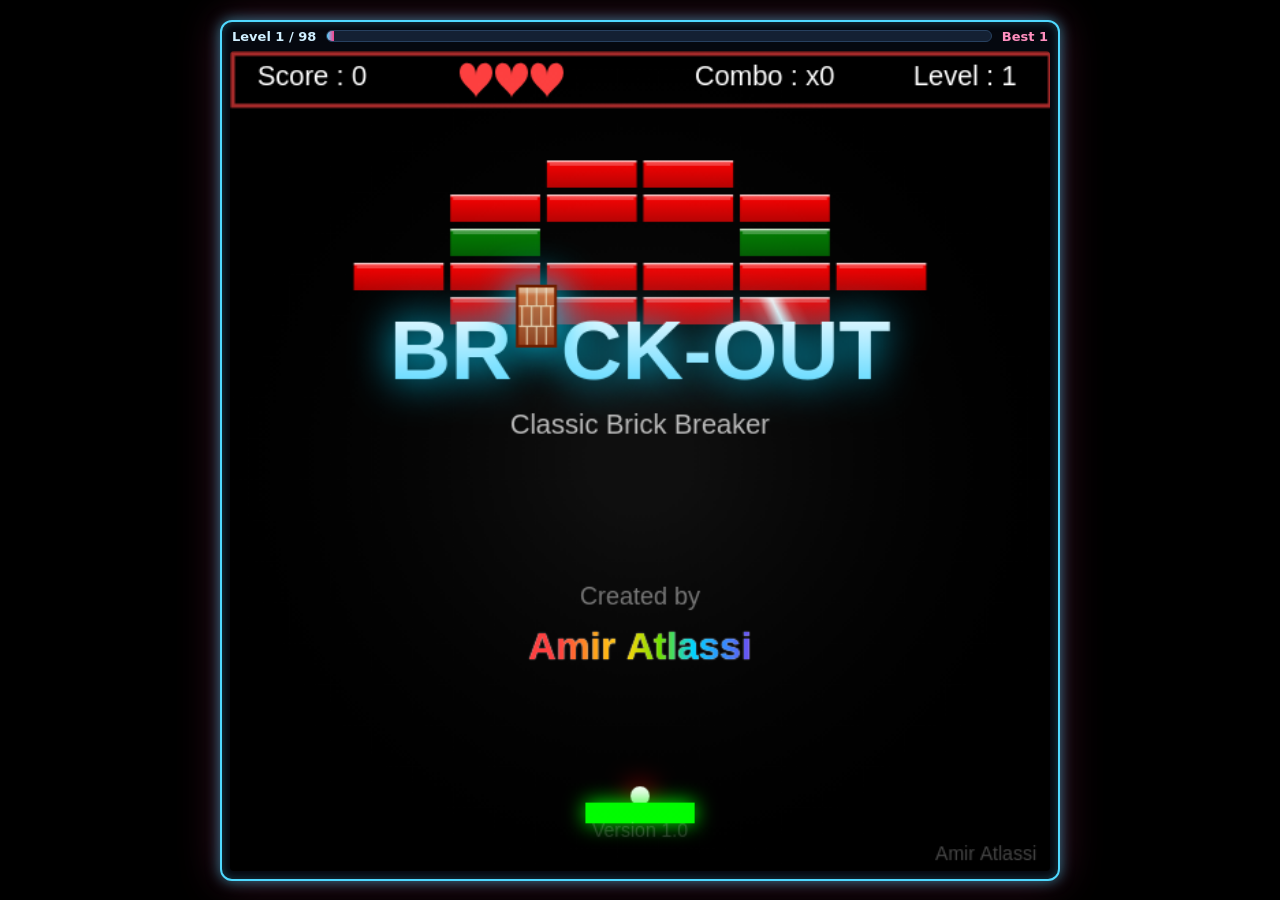
<file: games/brick-out/index.html>
<!DOCTYPE html>
<html lang="en">

<head>
    <meta charset="UTF-8">
    <meta name="viewport" content="width=device-width, initial-scale=1, maximum-scale=1, user-scalable=no">
    <title>Brick-Out | Classic Brick Breaker</title>
    <style>
        html, body { margin: 0; height: 100%; background: #000; overflow: hidden; }
        body { display: flex; flex-direction: column; align-items: center; justify-content: center; }
        canvas { display: block; touch-action: none; border-radius: 4px; }
        #frame { padding: 8px; border: 2px solid #4fd8ff; border-radius: 12px; background: #05080f;
                 box-shadow: 0 0 14px rgba(79,216,255,.55), 0 0 40px rgba(255,64,140,.25), inset 0 0 10px rgba(79,216,255,.25); }
        #bar { display: flex; align-items: center; gap: 10px; padding: 0 2px 8px; color: #cfefff;
               font: 600 13px/1 system-ui, Arial, sans-serif; }
        #track { flex: 1; height: 10px; border-radius: 6px; background: #142033; overflow: hidden; border: 1px solid #27405f; }
        #fill { height: 100%; width: 1%; background: linear-gradient(90deg, #4fd8ff, #ff408c); transition: width .4s; }
        #best { color: #ff8fbf; white-space: nowrap; }
    </style>
</head>

<body>

    <div id="frame">
        <div id="bar"><span id="lv">Level 1 / 98</span><div id="track"><div id="fill"></div></div><span id="best">Best 1</span></div>
        <canvas id="gameCanvas"></canvas>
    </div>
    <script src="js/game.js"></script>

<script src="js/levels.js"></script>

<script src="classes/Paddle.js"></script>
<script src="classes/FloatingText.js"></script>
<script src="classes/Ball.js"></script>
<script src="classes/Brick.js"></script>
<script src="classes/Particle.js"></script>
<script src="classes/PowerUp.js"></script>
<script src="classes/Laser.js"></script>
<script src="js/sounds.js"></script>
<script src="js/audio.js"></script>
<script src="js/highscores.js"></script>
<script src="js/effects.js"></script>
<script src="js/collisions.js"></script>
<script src="js/update.js"></script>
<script src="js/draw.js"></script>
<script src="js/input.js"></script>

<script src="js/main.js"></script>

<script>
// Progress frame: shows how far the player is and the best level ever reached
setInterval(function(){
    if (typeof game === "undefined" || !game.level || !levels) return;
    var total = levels.length - 1, cur = Math.min(game.level, total), best = 1;
    try { best = parseInt(localStorage.getItem("brickoutBestLevel")) || 1; if (cur > best){ best = cur; localStorage.setItem("brickoutBestLevel", best); } } catch(e) { best = Math.max(best, cur); }
    document.getElementById("lv").textContent = "Level " + cur + " / " + total;
    document.getElementById("best").textContent = "Best " + best;
    document.getElementById("fill").style.width = Math.max(1, cur / total * 100) + "%";
}, 200);
</script>

<!-- Credits: sound effects by Kenney (kenney.nl), CC0 -->
</body>

</html>
</file>
<file: assets/css/site.css>
:root{
  --bg:#f5f7fb;--card:#fff;--ink:#14213d;--mut:#5b6784;--line:#e3e8f2;
  --blue:#2563eb;--orange:#f97316;--purple:#7c3aed;--green:#059669;--pink:#e11d74;--teal:#0891b2;
  --navy:#0f1b3d;
;--bg:#f2f5f8;--ink:#172b3b;--mut:#526579;--line:#dfe7ed;--blue:#167a91;--orange:#d86b29;--purple:#7354b5;--navy:#081622}
*{box-sizing:border-box}
html{scroll-behavior:smooth;scroll-padding-top:64px}
body{margin:0;background:var(--bg);color:var(--ink);font:16px/1.65 system-ui,-apple-system,"Segoe UI",Roboto,Arial,sans-serif;background:var(--bg)}
a{color:var(--blue);text-decoration:none}
.w{max-width:1080px;margin:0 auto;padding:0 22px}
nav{position:sticky;top:0;z-index:10;background:rgba(255,255,255,.92);backdrop-filter:blur(10px);border-bottom:1px solid var(--line);background:rgba(8,22,34,.96);border-color:#203748;color:#ecf4fa}
nav .w{display:flex;gap:20px;align-items:center;height:56px;overflow-x:auto;white-space:nowrap}
nav b{margin-right:auto;font-size:17px;letter-spacing:.2px;letter-spacing:.6px}
nav a{color:var(--mut);font-size:14px;font-weight:500;color:#bdceda}
nav a:hover{color:var(--blue);color:#73e1d7}
header{background:linear-gradient(120deg,#0f1b3d 0%,#1e2a78 48%,#5b21b6 100%);color:#fff;position:relative;overflow:hidden;isolation:isolate;background:radial-gradient(ellipse at 84% 55%,#15434a 0,transparent 45%),linear-gradient(125deg,#081622,#10293b 65%,#14313d)}
header:before,header:after{content:"";position:absolute;border-radius:50%;filter:blur(60px);opacity:.55}
header:before{width:380px;height:380px;background:#06b6d4;right:-80px;top:-120px;width:620px;height:620px;background:#167e83;right:-260px;top:40px;opacity:.13;filter:blur(90px)}
header:after{width:320px;height:320px;background:#f97316;right:22%;bottom:-200px;opacity:.35;display:none}
header .w{position:relative;z-index:1;padding-top:72px;padding-bottom:56px;padding-top:76px;padding-bottom:310px}
h1{font-size:clamp(34px,6vw,58px);line-height:1.08;margin:0 0 10px;letter-spacing:-.5px;font-size:clamp(38px,6.2vw,66px);letter-spacing:-2px;line-height:1.13}
h1 span{background:linear-gradient(90deg,#67e8f9,#f9a8d4,#fdba74);-webkit-background-clip:text;background-clip:text;color:transparent;background:linear-gradient(100deg,#b5f2e8,#6cdbce 60%,#8ccdda);background-clip:text;-webkit-background-clip:text}
.role{font-size:clamp(17px,2.4vw,22px);color:#cbd5f5;margin:0 0 18px;font-weight:500;color:#bfd3e0;font-size:clamp(16px,2vw,20px);max-width:760px}
.lead{max-width:690px;color:#e2e8ff;font-size:17px;color:#b7cbd9;max-width:710px;line-height:1.85}
.btns{display:flex;gap:12px;flex-wrap:wrap;margin:26px 0 8px}
.btn{display:inline-block;padding:11px 20px;border-radius:10px;border:1.5px solid var(--blue);color:var(--blue);font-weight:600;background:#fff;cursor:pointer;font-size:15px;font-family:inherit;border-radius:7px;transition:background .2s,transform .2s}
.btn:hover{background:#eef3ff;transform:translateY(-2px)}
.btn.p{background:linear-gradient(90deg,#f97316,#ec4899);color:#fff;border:0;background:#c45c22;color:white;box-shadow:0 6px 22px #0002}
.btn.p:hover{filter:brightness(1.07);background:linear-gradient(90deg,#f97316,#ec4899);background:#ac4c18;filter:none}
header .btn:not(.p){background:transparent;color:#fff;border-color:rgba(255,255,255,.6);border-color:#678696;color:#e1eff5}
header .btn:not(.p):hover{background:rgba(255,255,255,.12)}
.stats{display:grid;grid-template-columns:repeat(auto-fit,minmax(160px,1fr));gap:12px;margin-top:30px;gap:0;border:1px solid #38505f;border-radius:10px;overflow:hidden;background:rgba(10,27,40,.55);max-width:870px;margin-top:36px}
.stat{background:rgba(255,255,255,.1);border:1px solid rgba(255,255,255,.22);border-radius:14px;padding:14px 16px;background:none;border:0;border-right:1px solid #38505f;border-radius:0;padding:18px 20px}
.stat b{display:block;font-size:24px;line-height:1.2;font-size:23px}
.stat span{font-size:13px;color:#cbd5f5;color:#b9cedd}
.stat:nth-child(1) b{color:#67e8f9;color:#85e1d2}
.stat:nth-child(2) b{color:#fdba74;color:#f4b178}
.stat:nth-child(3) b{color:#86efac;color:#a4d8e4}
.stat:nth-child(4) b{color:#f9a8d4;color:#c2b5e9}
section{padding:60px 0;padding:72px 0}
section:nth-of-type(even){background:#fff;background:#fff}
.kick{display:inline-flex;align-items:center;gap:8px;font-size:13px;font-weight:700;letter-spacing:.8px;text-transform:uppercase;color:var(--c,var(--blue));font-size:11px;letter-spacing:2px}
.kick:before{content:"";width:10px;height:10px;border-radius:3px;background:var(--c,var(--blue))}
h2{font-size:30px;line-height:1.2;margin:6px 0 8px;letter-spacing:-.7px}
h2+p{color:var(--mut);margin:0 0 28px;max-width:740px}
h3.sub{margin:44px 0 16px;font-size:20px}
.grid{display:grid;grid-template-columns:repeat(auto-fill,minmax(310px,1fr));gap:20px}
.card{--c:var(--blue);background:var(--card);border:1px solid var(--line);border-top:4px solid var(--c);border-radius:14px;overflow:hidden;display:flex;flex-direction:column;box-shadow:0 2px 10px rgba(20,33,61,.05);transition:transform .15s,box-shadow .15s;border-top-width:3px;border-radius:12px;box-shadow:0 4px 22px #172b3b06}
.card:hover{transform:translateY(-2px);box-shadow:0 8px 24px rgba(20,33,61,.10);box-shadow:0 12px 30px #172b3b10}
.card img,.card video{width:100%;aspect-ratio:16/10;object-fit:cover;object-position:top;cursor:zoom-in;display:block;border-bottom:1px solid var(--line);background:#eef1f7}
.card img.xl{object-fit:contain;background:#fff;aspect-ratio:2/1}
.wide>img.xl{aspect-ratio:auto}
.pic{position:relative;width:55%;flex:none;overflow:hidden;display:flex;align-items:center;justify-content:center;border-right:1px solid var(--line)}
.pic{background:linear-gradient(135deg,#dce9ed,#c3d5e0)}
.card .pic img{position:relative;width:100%;height:auto;aspect-ratio:auto;object-fit:contain;border:0;background:none}
.card video{cursor:default;background:#000;object-fit:contain}
.card .t{padding:16px 18px 18px}
.card h3{margin:0 0 6px;font-size:19px}
.card p{margin:0;color:var(--mut);font-size:15px}
.tags{display:flex;gap:6px;flex-wrap:wrap;margin-top:12px}
.tags i{font-style:normal;font-size:12px;font-weight:600;padding:3px 10px;border-radius:20px;background:color-mix(in srgb,var(--c) 12%,#fff);color:var(--c);border:1px solid color-mix(in srgb,var(--c) 28%,#fff)}
.wide{grid-column:1/-1;flex-direction:row}
.wide>img,.wide>video{width:55%;aspect-ratio:auto;border:0;border-right:1px solid var(--line);flex:none}
.wide .t{display:flex;flex-direction:column;justify-content:center;padding:22px 26px}
.wide.rev{flex-direction:row-reverse}
.wide.rev>img{border-right:0;border-left:1px solid var(--line)}
@media(max-width:760px){.wide,.wide.rev{flex-direction:column}.wide>img,.wide>video,.pic{width:100%;border:0;border-bottom:1px solid var(--line)}}
.c-blue{--c:var(--blue)}
.c-orange{--c:var(--orange)}
.c-purple{--c:var(--purple)}
.c-green{--c:var(--green)}
.c-pink{--c:var(--pink)}
.c-teal{--c:var(--teal)}
ul.pts{margin:12px 0 0;padding-left:18px;color:var(--mut);font-size:15px}
ul.pts li{margin:3px 0}
.timeline{border-left:3px solid var(--line);margin-left:6px}
.job{padding:0 0 24px 24px;position:relative}
.job:before{content:"";position:absolute;left:-10px;top:6px;width:15px;height:15px;border-radius:50%;background:var(--c,var(--blue));border:3px solid #fff;box-shadow:0 0 0 2px var(--c,var(--blue))}
.job h3{margin:0;font-size:19px}
.job small{color:var(--mut);font-size:14px}
.job ul{margin:8px 0 0;padding-left:18px;color:#34425f}
.note{font-size:13.5px;color:var(--mut);margin-top:16px}
.route{display:flex;flex-wrap:wrap;gap:6px 4px;align-items:center;margin:14px 0 4px}
.route span{font-size:13px;font-weight:700;padding:4px 11px;border-radius:20px;color:#fff}
.route em{font-style:normal;color:#9aa5c0}
.strip{display:flex;gap:14px;overflow-x:auto;padding:6px 0 14px;scroll-snap-type:x proximity}
.strip img{height:420px;width:auto;flex:none;border-radius:14px;border:1px solid var(--line);cursor:zoom-in;scroll-snap-align:start;box-shadow:0 4px 14px rgba(20,33,61,.12)}
@media(max-width:600px){.strip img{height:330px}}
.play{background:linear-gradient(135deg,#0f1b3d,#231a5a);color:#fff;border-radius:16px;padding:24px;display:grid;grid-template-columns:1fr auto;gap:26px;align-items:center;border-top:4px solid var(--pink);background:linear-gradient(125deg,#0b2232,#173644);border-top-color:#68d3c5}
@media(max-width:780px){.play{grid-template-columns:1fr}}
.play h3{margin:0 0 8px;font-size:24px}
.play p{color:#cbd5f5;margin:0 0 12px}
.play .tags i{background:rgba(255,255,255,.1);color:#fff;border-color:rgba(255,255,255,.25)}
.brick-actions{display:flex;flex-wrap:wrap;gap:12px}
.brick-actions .btn{display:flex;align-items:center;justify-content:center;text-align:center;line-height:1.4;min-height:44px;max-width:100%;white-space:normal}
.brick-actions a.btn{background:transparent;color:#fff;border-color:rgba(255,255,255,.6)}
.play>div{min-width:0}
@media(max-width:780px){.brick-actions{flex-direction:column}.brick-actions .btn{width:100%}}
.play .note{color:#a9b6dc}
.frame{width:min(100%,440px);aspect-ratio:1/1.1;border:2px solid #4fd8ff;border-radius:12px;box-shadow:0 0 24px rgba(79,216,255,.35);overflow:hidden;background:#000;display:flex;align-items:center;justify-content:center;margin:0 auto}
.frame iframe{width:100%;height:100%;border:0}
.cols{display:grid;grid-template-columns:repeat(auto-fit,minmax(225px,1fr));gap:20px}
.box{--c:var(--blue);background:var(--card);border:1px solid var(--line);border-top:4px solid var(--c);border-radius:14px;padding:18px 20px;border-top-width:3px;border-radius:12px}
.box h3{margin:0 0 12px;font-size:17px;color:var(--c)}
.chips{display:flex;gap:7px;flex-wrap:wrap}
.chips span{padding:4px 12px;border-radius:20px;font-size:13.5px;font-weight:500;background:color-mix(in srgb,var(--c) 11%,#fff);color:#26324f;border:1px solid color-mix(in srgb,var(--c) 26%,#fff)}
.box ul{margin:0;padding-left:18px;color:#34425f}
footer{padding:34px 0;background:var(--navy);color:#a9b6dc;font-size:14px;text-align:center;background:#081622;border-top:1px solid #213c4a}
#lb{position:fixed;inset:0;background:rgba(10,16,35,.9);display:none;align-items:center;justify-content:center;z-index:30;padding:16px;cursor:zoom-out}
#lb img{max-width:100%;max-height:100%;border-radius:10px;background:#fff}






nav a:focus-visible,.btn:focus-visible,[data-zoom]:focus-visible{outline:3px solid #22c9b6;outline-offset:5px}




.hero-eyebrow{display:flex;align-items:center;gap:10px;color:#9acccf;font-size:11px;font-weight:700;letter-spacing:2.6px;margin:0 0 20px;text-transform:uppercase}
.hero-eyebrow:before{content:"";width:24px;height:2px;background:#64d7c8}








header .btn.p{background:#f4b178;color:#102633}
header .btn.p:hover{background:#ffc492}



.stat:last-child{border-right:0}






.hero-scene{position:absolute;left:0;bottom:0;width:100%;height:295px;z-index:-1;pointer-events:none}
.hero-scene svg{display:block;width:100%;height:100%;overflow:visible}
.scene-caption{position:absolute;bottom:20px;left:0;right:0;display:flex;justify-content:space-between;gap:10px;padding:0 max(22px,calc((100% - 1036px)/2));color:#8caeba;font-size:10px;letter-spacing:2.5px;text-transform:uppercase;pointer-events:none}
.scene-signal{stroke-dasharray:5 15;animation:signal-flow 8s linear infinite}
.scene-spark{animation:signal-glow 4s ease-in-out infinite}

@keyframes signal-flow{to{stroke-dashoffset:-160}}
@keyframes signal-glow{50%{opacity:.35}}










@media(min-width:761px){.stats{grid-template-columns:repeat(4,1fr)}}
@media(max-width:760px){header .w{padding-top:48px;padding-bottom:230px}.hero-scene{height:205px}.hero-eyebrow{font-size:9px;letter-spacing:1.5px}h1{letter-spacing:-1.2px}.stats{grid-template-columns:1fr 1fr}.stat{padding:15px}.stat:nth-child(2){border-right:0}.stat:nth-child(-n+2){border-bottom:1px solid #38505f}.stat b{font-size:21px}.scene-caption{font-size:8px;letter-spacing:1px;bottom:14px}section{padding:50px 0}nav .w{gap:17px}nav b{font-size:15px}.grid{grid-template-columns:repeat(auto-fill,minmax(min(310px,100%),1fr))}}
@media(prefers-reduced-motion:reduce){html{scroll-behavior:auto}*,*:before,*:after{animation:none!important;transition:none!important}}
/* Selected work and small-screen usability */
.skip-link{position:fixed;top:8px;left:12px;z-index:50;background:#fff;color:#102633;padding:10px 18px;border-radius:6px;transform:translateY(-160%)}
.skip-link:focus{transform:translateY(0)}
a:focus-visible,button:focus-visible,.strip:focus-visible{outline:3px solid #168c80;outline-offset:4px}
.featured-grid{display:grid;grid-template-columns:repeat(3,minmax(0,1fr));gap:20px}
.feature{--accent:#a04b1d;color:var(--ink);background:#fff;border:1px solid var(--line);border-radius:14px;overflow:hidden;display:flex;flex-direction:column;transition:transform .2s,box-shadow .2s}
.feature:hover{transform:translateY(-4px);box-shadow:0 14px 35px #172b3b12}
.feature-game{--accent:#7354b5}.feature-tool{--accent:#087553}
.feature-image{background:#e4ecf0;aspect-ratio:16/10;overflow:hidden;padding:12px;display:flex;align-items:center;justify-content:center;border-bottom:1px solid var(--line)}
.feature-image img{display:block;width:100%;height:100%;object-fit:contain;border-radius:5px}
.feature-game .feature-image{background:#163442}.feature-game .feature-image img{object-fit:cover;object-position:center}
.feature-body{padding:22px;display:flex;flex-direction:column;flex:1}.feature-label{font-size:10px;font-weight:700;letter-spacing:1.6px;text-transform:uppercase;color:var(--accent)}
.feature h3{font-size:21px;line-height:1.3;margin:12px 0 10px;letter-spacing:-.4px}.feature p{font-size:14px;color:var(--mut);margin:0 0 22px}.feature-link{margin-top:auto;font-size:13px;font-weight:700;color:var(--accent);display:flex;justify-content:space-between;align-items:center;gap:12px}.feature-link span{font-size:21px}
.card .t,.wide .t,.box{min-width:0}.card img{height:auto}.card video{aspect-ratio:16/10}.card .pic img{width:100%;height:auto}
.btn{min-height:44px;overflow-wrap:anywhere}.btns{align-items:center}.frame{width:clamp(280px,34vw,440px);max-width:100%}
#contact .btns a{max-width:100%}nav a{display:inline-flex;align-items:center;min-height:44px}
.hero-scene svg{overflow:hidden}
@media(max-width:780px){.frame{width:min(100%,440px)}}
@media(max-width:760px){.featured-grid{grid-template-columns:1fr}.feature{display:grid;grid-template-columns:minmax(110px,34%) minmax(0,1fr)}.feature-image{height:100%;aspect-ratio:auto;padding:8px;border:0;border-right:1px solid var(--line)}.feature-body{padding:18px}.feature h3{font-size:19px}.feature p{margin-bottom:14px}.feature-label{font-size:9px;letter-spacing:1px}nav .w{height:auto;min-height:56px;flex-wrap:wrap;gap:0 18px;padding-top:8px;padding-bottom:6px}nav b{flex-basis:100%;line-height:1.3;margin-bottom:3px}nav a{font-size:12px;min-height:34px}html{scroll-padding-top:125px}.wide .t{padding:20px}.strip img{height:300px}.cols{grid-template-columns:repeat(auto-fit,minmax(min(225px,100%),1fr))}}
@media(max-width:400px){.w{padding-left:16px;padding-right:16px}.feature{display:flex}.feature-image{height:auto;aspect-ratio:16/9;border-right:0;border-bottom:1px solid var(--line)}.hero-eyebrow{letter-spacing:1px}.stat{padding:12px}.stat span{font-size:12px}.play{padding:18px}header .btns .btn{width:100%;text-align:center}}
@media(prefers-reduced-motion:reduce){*,*:before,*:after{animation:none!important;transition:none!important}}

/* Interactive Atlas Bird: the transparent airspace never intercepts page clicks. */
.bird-airspace{position:absolute;left:0;right:0;bottom:28px;height:245px;z-index:2;pointer-events:none;overflow:hidden}
.flying-bird{position:absolute;left:0;top:0;width:80px;height:80px;padding:0;border:0;background:none;pointer-events:auto;cursor:pointer;will-change:transform;touch-action:manipulation;-webkit-tap-highlight-color:transparent}
.flying-bird img{width:100%;height:100%;object-fit:contain;display:block;pointer-events:none;user-select:none}
.flying-bird:focus-visible{outline:2px solid #8de6d6;outline-offset:-4px;border-radius:50%}
@media(max-width:760px){.bird-airspace{height:185px;bottom:22px}.flying-bird{width:64px;height:64px}}

/* Atlas Bird editorial showcase */
.atlas-showcase{background:#102c3a;color:#f1f8fa;border:1px solid #345463;border-radius:18px;box-shadow:0 14px 40px #102c3a16}
.atlas-showcase .pic{width:52%;padding:22px;background:radial-gradient(ellipse at center,#2b6570,#102c3a 75%);border-color:#345463}
.atlas-showcase .pic img{border-radius:10px;box-shadow:0 12px 30px #0004}
.atlas-showcase .t{padding:32px;gap:0}.atlas-eyebrow{color:#8cd9ce;font-size:10px;letter-spacing:1.8px;text-transform:uppercase;font-weight:700}
.atlas-showcase h3{font-size:19px;color:#c5dfdf;margin:12px 0 14px}.atlas-showcase p{color:#bbd0da;line-height:1.85}
.atlas-showcase .atlas-hook{font-size:clamp(29px,3.8vw,43px);font-weight:750;line-height:1.12;letter-spacing:-1.2px;color:#fff;margin:0 0 20px}
.atlas-showcase .tags{margin-top:20px}.atlas-showcase .tags i{background:#ffffff0a;color:#b8ddd6;border-color:#40616b}
.atlas-showcase .btn.p{background:#f4b178;color:#102633;font-size:14px}.atlas-showcase .btn.p:hover{background:#ffc492}
.gallery-heading{display:flex;align-items:center;justify-content:space-between;gap:14px;margin-top:30px}.gallery-heading h3{font-size:17px;margin:0}.gallery-heading>span{font-size:12px;color:var(--mut)}
.atlas-gallery{gap:18px;scrollbar-color:#638e96 #e2eaf0;scrollbar-width:thin;padding-bottom:20px}.atlas-gallery img{height:360px;border-radius:16px}
@media(max-width:760px){.atlas-showcase .pic{width:100%;padding:18px}.atlas-showcase .t{padding:24px}.atlas-showcase .atlas-hook{font-size:36px}.atlas-gallery img{height:300px}.gallery-heading{align-items:baseline}.gallery-heading>span{font-size:10px}}

/* Register sprites by the body, not by the canvas/wing/impact-effect extents.
   Normal and flap share a 500px coordinate system; their body stays at y=76..347.
   Collision body: x=121..418, y=85..350; reference: x=106..474, y=76..347. */
.flying-bird img{position:absolute;left:0;top:12.6%;width:100%;height:auto;max-width:none;object-fit:initial;transform-origin:0 0}
.flying-bird[data-pose="clash"] img{left:-8.785185%;top:10.415094%;transform:scale(1.23905724,1.02264151)}


/* Glossy convex buttons: curved highlight, deep rim and reflected lower light. */
.btn.btn.btn{--glass-top:#9bdcff;--glass-mid:#168cfa;--glass-low:#0061cc;--glass-rim:#0762cd;position:relative;isolation:isolate;overflow:hidden;border:1px solid var(--glass-rim);border-radius:999px;padding:11px 24px;min-height:46px;color:#fff;background:linear-gradient(180deg,var(--glass-top) 0%,var(--glass-mid) 42%,var(--glass-low) 57%,var(--glass-mid) 82%,var(--glass-top) 115%);text-shadow:0 1px 2px #00396999;box-shadow:inset 0 1px 1px #ffffffed,inset 0 0 0 1px #ffffff3d,inset 0 -3px 6px #003b9560,0 2px 3px #00265b50,0 0 0 3px #187ad00b;transform:perspective(700px) translateY(0);transition:box-shadow .25s,transform .25s,filter .25s}
.btn.btn.btn:before{content:"";position:absolute;pointer-events:none;z-index:-1;left:4%;right:4%;top:2px;height:48%;border-radius:999px 999px 55% 55%;background:linear-gradient(180deg,#ffffffd9,#ffffff40 60%,#ffffff08);opacity:.85;transition:opacity .25s}
.btn.btn.btn:after{content:"";position:absolute;pointer-events:none;left:18%;right:18%;bottom:2px;height:20%;border-radius:50%;background:#82e5ff;filter:blur(6px);opacity:.4}
.btn.p{--glass-top:#ffe3ae;--glass-mid:#f7a13e;--glass-low:#c9670d;--glass-rim:#b96718}
header .btn:not(.p),.brick-actions a.btn{--glass-top:#8ccad8;--glass-mid:#30778d;--glass-low:#17465f;--glass-rim:#28586d}
@media(hover:hover) and (pointer:fine){
 .btn.btn.btn:hover{background:linear-gradient(180deg,var(--glass-top) 0%,var(--glass-mid) 42%,var(--glass-low) 57%,var(--glass-mid) 82%,var(--glass-top) 115%);color:#fff;transform:perspective(700px) translateY(-2px) rotateX(var(--tilt-x,0deg)) rotateY(var(--tilt-y,0deg));box-shadow:inset 0 2px 3px #fff,inset 0 0 0 1px #ffffff7a,inset 0 -4px 8px #003b9550,0 5px 8px #00265b40,0 0 16px #47baff35;filter:brightness(1.08)}
 .btn.btn.btn:hover:before{opacity:1}
}
.btn.btn.btn:active{transform:translateY(1px);filter:brightness(.96);box-shadow:inset 0 2px 5px #00265b50,inset 0 -1px 2px #ffffffa0,0 1px 2px #00265b40}
.btn.btn.btn:focus-visible{outline:3px solid #168c80;outline-offset:4px}
@media(prefers-reduced-motion:reduce){.btn.btn.btn,.btn.btn.btn:hover,.btn.btn.btn:active{transform:none;transition:none}}

/* Automation case studies: lead with the result, reveal the workflow on demand. */
.automation-impact{display:grid;grid-template-columns:1fr auto 1fr;gap:28px;align-items:center;padding:28px 32px;margin:0 0 30px;border:1px solid #c5dcd9;border-radius:16px;background:linear-gradient(115deg,#f0f5f8,#e7f6ef)}
.automation-impact>div{display:flex;flex-direction:column;gap:6px}.impact-label{font-size:11px;font-weight:750;letter-spacing:1.5px;text-transform:uppercase;color:#526579}.automation-impact strong{font-size:clamp(27px,4vw,39px);line-height:1.2;letter-spacing:-1px;color:#526579}.automation-impact>div:last-child strong{color:#086d55}.automation-impact>div>span:last-child{font-size:12px;color:#526579}.impact-arrow{font-size:32px;color:#168b72}
.demo-media{position:relative;width:55%;flex:none;background:#0b2232;display:flex;align-items:center;justify-content:center;overflow:hidden;border-right:1px solid var(--line)}
.card .demo-media video{width:100%;height:auto;aspect-ratio:16/10;border:0;display:block}
.demo-play{position:absolute;inset:0;width:100%;height:100%;border:0;display:flex;flex-direction:column;gap:12px;justify-content:center;align-items:center;color:#fff;background:linear-gradient(0deg,#061a2a80,#061a2a20);cursor:pointer;font:700 14px/1.4 system-ui;text-shadow:0 1px 3px #000}
.demo-play-icon{width:68px;height:68px;display:grid;place-items:center;border-radius:50%;border:1px solid #ffffffc0;background:linear-gradient(#99daff,#168cfa 48%,#0054b9 55%,#39b8ff);box-shadow:inset 0 2px 3px #fff9,0 5px 20px #00182d70;font-size:27px;padding-left:4px;transition:transform .2s,box-shadow .2s}
.demo-play:hover .demo-play-icon{transform:scale(1.1);box-shadow:inset 0 2px 3px #fff9,0 6px 28px #168cfa80}.demo-play[hidden]{display:none}
#automation .card h3{font-size:23px;letter-spacing:-.4px}#automation .project-result{font-size:17px;line-height:1.6;color:#294553;margin-top:6px}
.project-details{margin-top:18px;border-top:1px solid var(--line);padding-top:12px}.project-details summary{cursor:pointer;min-height:36px;align-content:center;font-size:13px;font-weight:700;color:#167a91}.project-details[open] summary{margin-bottom:8px}.project-details p{font-size:14px;line-height:1.8}.project-details summary:focus-visible,.demo-play:focus-visible{outline:3px solid #168c80;outline-offset:-3px}
@media(max-width:760px){.demo-media{width:100%;border-right:0;border-bottom:1px solid var(--line)}.automation-impact{padding:22px;gap:16px;grid-template-columns:1fr}.impact-arrow{transform:rotate(90deg);justify-self:start;font-size:25px;line-height:1}.automation-impact strong{font-size:30px}.demo-play-icon{width:58px;height:58px;font-size:23px}}
@media(prefers-reduced-motion:reduce){.demo-play-icon{transition:none}.demo-play:hover .demo-play-icon{transform:none}}

/* Section identities: blueprint grid, pixel field, and technical contours. */
#automation,#games,#tools{position:relative;isolation:isolate;overflow:hidden}
#automation:before,#games:before,#tools:before{content:"";position:absolute;inset:0;z-index:-1;pointer-events:none}
#automation:before{background-image:linear-gradient(#256b8a07 1px,transparent 1px),linear-gradient(90deg,#256b8a07 1px,transparent 1px);background-size:36px 36px;mask-image:linear-gradient(90deg,#000,transparent 75%)}
#games:before{background:radial-gradient(ellipse at 100% 25%,#7054b516,transparent 50%),radial-gradient(ellipse at 0% 70%,#20a99a10,transparent 45%)}
#games:after{content:"";position:absolute;right:24px;top:65px;width:8px;height:8px;z-index:-1;pointer-events:none;background:#7354b52e;box-shadow:-22px 22px #7354b51c,-44px 0 #7354b526,-66px 44px #7354b51a,-22px 66px #168e9d24,-88px 22px #168e9d24,0 88px #7354b51c}
#tools:before{background:repeating-radial-gradient(ellipse at 110% 100%,transparent 0 36px,#1a97700a 37px 38px,transparent 39px 65px);mask-image:linear-gradient(90deg,transparent,#000)}
/* A light layer sits above the surface but never intercepts controls. */
.feature,.card,.box{--spot-x:50%;--spot-y:50%;--spot-alpha:0;--surface-light:77,157,177;position:relative;isolation:isolate}
.feature:after,.card:after,.box:after{content:"";position:absolute;inset:0;border-radius:inherit;pointer-events:none;z-index:3;opacity:var(--spot-alpha);background:radial-gradient(340px circle at var(--spot-x) var(--spot-y),rgba(var(--surface-light),.15),transparent 72%);box-shadow:inset 0 0 0 1px rgba(var(--surface-light),.25);transition:opacity .3s}
#automation .card,.feature-automation{--surface-light:226,144,78}#games .card,.feature-game{--surface-light:147,123,220}#tools .card,.feature-tool{--surface-light:50,178,131}
.atlas-showcase{--surface-light:106,224,205!important}
.feature-image img,.card>img,.card .pic img{transition:transform .45s cubic-bezier(.2,.75,.2,1);transform-origin:center}
@media(hover:hover) and (pointer:fine){
 .feature:hover,.card:hover,.box:hover{--spot-alpha:1}
 .feature:hover .feature-image img,.card:hover>img,.card:hover .pic img{transform:perspective(900px) rotateX(var(--image-rx,0deg)) rotateY(var(--image-ry,0deg)) scale(1.025)}
 .feature,.card{transition:transform .3s,box-shadow .3s,border-color .3s}.feature:hover,.card:hover{border-color:#9ebac5;box-shadow:0 14px 34px #173c5018}
}
@media(prefers-reduced-motion:reduce){.feature-image img,.card>img,.card .pic img{transition:none!important;transform:none!important}.feature:after,.card:after,.box:after{transition:none}}

nav .brand{margin-right:auto;font-size:17px;font-weight:750;letter-spacing:.6px;color:#ecf4fa}nav .brand:hover{color:#73e1d7}
@media(max-width:760px){nav .brand{flex-basis:100%;font-size:15px;line-height:1.3;margin-bottom:3px;min-height:24px}}


/* Experimental three-world hero. Rollback: work/approved-before-worlds. */
header{--world-accent:#e9b578;--world-mx:0px;--world-my:0px;transition:background-color .7s;background:#091b29}
header:before{background:#1b7280;transition:background .8s;top:130px;right:-100px}
header[data-world="code"]{--world-accent:#7bedd1;background:#081e29}header[data-world="code"]:before{background:#13745d}
header[data-world="play"]{--world-accent:#e9b4e5;background:#1a1831}header[data-world="play"]:before{background:#7753ba}
header .w{padding-top:52px;padding-bottom:30px}header .lead{margin-top:15px;margin-bottom:18px}.stats{margin-top:26px}
header .world-stage{padding-top:0;padding-bottom:28px;position:relative;z-index:1}
.world-console{display:flex;align-items:center;justify-content:space-between;gap:20px;padding:12px 18px;background:#071722;border:1px solid #385260;border-radius:14px 14px 0 0;min-height:68px}
.world-console>div:first-child{display:flex;gap:9px;align-items:center;font-size:9px;font-weight:700;letter-spacing:2px;color:#acc4d0}.world-indicator{width:6px;height:6px;border-radius:50%;background:var(--world-accent);box-shadow:0 0 10px var(--world-accent);transition:background .5s}
.world-switch{display:flex;gap:6px}.world-switch button{font:11px/1.3 system-ui;letter-spacing:.8px;display:flex;align-items:center;gap:9px;min-height:40px;padding:9px 16px;border:1px solid transparent;border-radius:7px;background:transparent;color:#8fa9ba;cursor:pointer;transition:background .3s,color .3s,border-color .3s}
.world-switch button b{font-size:11px;font-weight:700}.world-switch button:hover{background:#193645;color:#fff}.world-switch button[aria-pressed="true"]{background:#1a3440;border-color:#59737b;color:var(--world-accent);box-shadow:inset 0 1px 0 #ffffff0b}.world-switch button:focus-visible{outline:2px solid var(--world-accent);outline-offset:3px}
.world-viewport{height:340px;position:relative;overflow:hidden;background:radial-gradient(ellipse at 70% 90%,#17464e,#081926 75%);border-left:1px solid #385260;border-right:1px solid #385260;perspective:900px}
.world-panel{position:absolute;inset:0;opacity:0;transform:translateY(20px) scale(1.025);transition:opacity .65s,transform .85s cubic-bezier(.2,.7,.2,1);pointer-events:none;visibility:hidden}
.world-panel[aria-hidden="false"]{opacity:1;transform:translateY(0) scale(1);pointer-events:auto;visibility:visible}
.world-panel[aria-hidden="true"]{transition:opacity .5s,transform .65s,visibility 0s .65s}
.world-stars{position:absolute;inset:0;background-image:radial-gradient(circle at 12% 20%,#9ed6d880 1px,transparent 2px),radial-gradient(circle at 63% 11%,#bdece480 1px,transparent 2px),radial-gradient(circle at 86% 30%,#bdece480 1px,transparent 2px),radial-gradient(circle at 31% 36%,#bdece450 1px,transparent 2px);background-size:310px 190px;opacity:.6}
.world-orbit{position:absolute;width:220px;height:220px;border-radius:50%;background:radial-gradient(circle,#dda36c14,transparent 70%);top:30px;left:80px;filter:blur(5px)}
.refinery-layer{position:absolute;inset:0;transform:translate(calc(var(--world-mx)*.65),calc(var(--world-my)*.6)) scale(1.04);transition:transform .25s ease-out}.refinery-layer svg{width:100%;height:100%;display:block}
.world-object-label{position:absolute;left:28px;top:23px;font-size:10px;letter-spacing:2.2px;font-weight:700;color:var(--world-accent);text-shadow:0 1px 10px #000}.world-object-label span{display:block;font-weight:400;font-size:13px;letter-spacing:0;color:#bfd0dd;margin-top:6px}.industry-label{left:auto;right:28px;top:30px;text-align:right}
.steam{position:absolute;width:22px;height:65px;border-radius:50%;background:linear-gradient(0deg,#bcdbd140,transparent);filter:blur(9px);animation:refinery-steam 6s infinite ease-out;pointer-events:none}.steam-one{left:17%;bottom:140px}.steam-two{left:22%;bottom:195px;animation-delay:-2s}.steam-three{left:30%;bottom:230px;animation-delay:-4s}
@keyframes refinery-steam{0%{transform:translate(0,12px) scale(.5);opacity:0}25%{opacity:.5}100%{transform:translate(35px,-85px) scale(2.5);opacity:0}}
.world-code{display:flex;align-items:center;justify-content:center;gap:32px;padding:26px 38px;background:linear-gradient(120deg,#0b202eeb,#0d3436dd)}
.code-terminal{width:54%;border:1px solid #426475;background:#071722ed;border-radius:10px;box-shadow:0 24px 35px #0004;transform:perspective(900px) rotateY(5deg) translate(var(--world-mx),var(--world-my));transition:transform .25s}.terminal-top{display:flex;gap:6px;align-items:center;padding:12px;border-bottom:1px solid #294250}.terminal-top i{width:6px;height:6px;border-radius:50%;background:#f39580}.terminal-top i:nth-child(2){background:#e2c579}.terminal-top i:nth-child(3){background:#76c8ad}.terminal-top span{font-size:10px;color:#769da9;margin-left:auto}.terminal-code{padding:22px;font:12px/1.9 Consolas,monospace;color:#cde5e9;white-space:nowrap}.code-comment{color:#678e9b}.code-purple{color:#d0adfa}.code-gold{color:#e7bd80}.code-green{color:#91e4bb}.code-cursor{color:#7bedd1;animation:cursor-blink 1.2s steps(2,end) infinite}@keyframes cursor-blink{50%{opacity:0}}
.report-preview{width:35%;background:#edf5f1;border-radius:10px;padding:20px;color:#1c3b40;box-shadow:0 20px 45px #0004;transform:perspective(900px) rotateY(-7deg) translate(calc(var(--world-mx)*-.5),calc(var(--world-my)*-.5));transition:transform .25s}.report-top{display:flex;justify-content:space-between;font-size:9px;letter-spacing:1.5px;color:#4e7772}.report-top>b{color:#13805e}.report-preview h3{font-size:20px;letter-spacing:-.6px;margin:12px 0 18px}.report-row{display:flex;justify-content:space-between;gap:10px;padding:9px 0;border-top:1px solid #ccdcd4;font-size:10px}.report-row b{font-size:8px;color:#158264}.report-ready{font-size:10px;font-weight:700;background:#d0ebdc;padding:10px;margin-top:12px;border-radius:4px;color:#176d50;animation:report-ready 5s ease infinite}@keyframes report-ready{0%,20%{opacity:.3}45%,100%{opacity:1}}
.data-transfer{position:absolute;left:56%;top:50%;color:#7bedd1}.data-transfer b{font-size:22px}.data-transfer>span{position:absolute;width:4px;height:4px;left:-16px;top:9px;background:#7bedd1;animation:data-fly 2s infinite;box-shadow:0 0 8px #7bedd1}.data-transfer>span:nth-child(2){animation-delay:.65s}.data-transfer>span:nth-child(3){animation-delay:1.3s}@keyframes data-fly{0%{transform:translateX(-35px);opacity:0}40%{opacity:1}100%{transform:translateX(35px);opacity:0}}
.world-play>svg{width:100%;height:100%;display:block;transform:translate(calc(var(--world-mx)*.5),calc(var(--world-my)*.3)) scale(1.025);transition:transform .25s}.play-label{top:26px;color:#ffe0b0}.play-label span{color:#fff0e5}.play-collectibles{animation:collectible-float 3s ease-in-out infinite}@keyframes collectible-float{50%{transform:translateY(-7px)}}
.world-ground{position:absolute;bottom:0;left:0;right:0;height:40px;pointer-events:none;background:linear-gradient(0deg,#071722,transparent);opacity:.7}.world-ground svg{width:100%;height:100%}.world-ground path{fill:none;stroke:var(--world-accent);stroke-width:1;opacity:.5;transition:stroke .6s}
.world-footer{border:1px solid #385260;border-top:0;border-radius:0 0 14px 14px;padding:13px 18px;display:flex;justify-content:space-between;gap:12px;background:#071722;color:#acc4d0;font-size:11px}.world-footer>span:last-child{font-size:8px;letter-spacing:1.4px;color:#78939f}
header .bird-airspace{bottom:99px;left:max(22px,calc((100% - 1036px)/2));right:max(22px,calc((100% - 1036px)/2));height:230px;z-index:3;transition:opacity .5s}header[data-world="code"] .bird-airspace{opacity:0;pointer-events:none}header[data-world="code"] .flying-bird{pointer-events:none}header[data-world="play"] .flying-bird{filter:drop-shadow(0 5px 8px #18113080)}
@media(min-width:1200px){header .w:not(.world-stage){padding-top:60px}.world-viewport{height:370px}}
@media(max-width:760px){header .w{padding-top:38px;padding-bottom:24px}header .world-stage{padding-top:0}.world-console{flex-direction:column;align-items:flex-start;gap:10px;padding:14px}.world-switch{width:100%;gap:4px}.world-switch button{flex:1;padding:10px;justify-content:center}.world-switch button b{font-size:10px}.world-viewport{height:300px}.industry-label{right:16px;top:20px}.industry-label span{font-size:11px}.world-footer>span:last-child{display:none}.world-code{padding:18px;gap:14px;flex-direction:column;align-items:stretch}.code-terminal{width:100%;transform:none}.terminal-code{padding:10px 12px;font-size:9px;line-height:1.5}.terminal-top{padding:8px}.report-preview{width:100%;padding:12px;transform:none}.report-preview h3{font-size:16px;margin:7px 0}.report-row{padding:4px 0;font-size:9px}.report-ready{margin-top:5px;padding:6px}.report-top{display:none}.data-transfer{display:none}header .bird-airspace{bottom:95px;height:205px}.play-label{left:18px;font-size:9px}.play-label span{font-size:11px}}
@media(prefers-reduced-motion:reduce){.world-panel,.refinery-layer,.code-terminal,.report-preview,.world-play>svg{transition:none;transform:none}.steam,.code-cursor,.report-ready,.data-transfer>span,.play-collectibles{animation:none}}

/* Lower-page collection: spreadsheet arcade cabinets. */
.arcade-heading{margin:50px 0 24px;display:flex;align-items:end;justify-content:space-between;gap:20px}.arcade-heading h3{font-size:34px;line-height:1.15;letter-spacing:-1px;margin:8px 0 0}.arcade-heading>p{font-size:13px;color:var(--mut);max-width:230px;margin:0}
.arcade-grid{grid-template-columns:repeat(3,minmax(0,1fr));gap:24px}.arcade-grid .card{background:#112534;border:1px solid #344d60;border-top:3px solid var(--c);color:#eaf5fa;border-radius:17px;box-shadow:0 10px 25px #102c3a16}
.arcade-screen{padding:13px 14px 0;background:linear-gradient(135deg,#213d4d,#0b1c2a);position:relative}.arcade-top{display:flex;justify-content:space-between;font:9px/1.3 Consolas,monospace;letter-spacing:1.6px;color:#95b8c8;margin-bottom:12px}
.arcade-grid .card .arcade-screen img{width:100%;height:auto;aspect-ratio:1.75;object-fit:contain;background:#fff;border:7px solid #06131f;border-radius:8px;box-shadow:0 0 0 1px #4c6579,0 0 18px color-mix(in srgb,var(--c) 22%,transparent)}
.arcade-controls{height:41px;display:flex;align-items:center;justify-content:flex-end;gap:7px;padding:0 10px}.arcade-controls i{width:10px;height:10px;border-radius:50%;background:var(--c);box-shadow:inset 0 2px 2px #ffffff60,0 2px 0 #0006}.arcade-controls i:last-child{background:#e9b77d}.arcade-stick{position:relative;width:18px;height:8px;border-radius:50%;background:#06131f;margin-right:auto;box-shadow:0 1px 0 #678190}.arcade-stick:before{content:"";position:absolute;width:3px;height:14px;background:#7892a1;bottom:3px;left:8px;transform:rotate(-12deg)}.arcade-stick:after{content:"";position:absolute;width:10px;height:10px;border-radius:50%;background:#eaa36c;bottom:14px;left:2px;box-shadow:inset 0 2px 2px #fff6}
.arcade-grid .card .t{padding:18px 20px 22px}.arcade-grid .card h3{font-size:22px}.arcade-grid .card p{color:#b0c5d4;font-size:13px;line-height:1.85}.arcade-grid .tags i{background:#ffffff08;color:#b6d3e3;border-color:#ffffff24;font-size:10px}
/* Drafting-sheet frame for the engineering tool. */
.engineering-board{width:55%;flex:none;padding:20px;background-color:#eaf1f2;background-image:linear-gradient(#4085900c 1px,transparent 1px),linear-gradient(90deg,#4085900c 1px,transparent 1px);background-size:18px 18px;border-right:1px solid var(--line);display:flex;flex-direction:column;justify-content:center}
.drawing-header{display:flex;justify-content:space-between;gap:10px;font:8px/1.6 Consolas,monospace;letter-spacing:1.1px;color:#43636b;border-top:2px solid #527d83;border-bottom:1px solid #9bb4b8;padding:8px 0;margin-bottom:20px}
#tools .card .engineering-board img{width:100%;height:auto;aspect-ratio:auto;border:1px solid #91afb4;border-radius:3px;box-shadow:0 9px 20px #2c616c1a;background:#fff}
.drawing-legend{display:flex;flex-wrap:wrap;gap:14px;margin-top:20px;padding-top:12px;border-top:1px solid #9bb4b8;font:9px/1.5 Consolas,monospace;color:#365d65}.drawing-legend>span{display:flex;align-items:center;gap:5px}.drawing-legend>span:last-child{margin-left:auto}.drawing-legend i{display:inline-block;width:18px;border-top:3px solid #d5723d}.drawing-legend .dc-line{border-color:#218578}
/* Career stations: dates lead, responsibilities follow. */
#experience .timeline{border-left:0;margin:32px 0 0;display:grid;gap:16px}#experience .job{padding:25px 28px 25px 190px;margin:0;border:1px solid var(--line);border-left:3px solid var(--c);border-radius:12px;background:#ffffffb0;position:relative}#experience .job:before{display:none}.career-date{position:absolute;left:24px;top:27px;display:flex;flex-direction:column;gap:7px}.career-date>span{font:11px Consolas,monospace;letter-spacing:2px;color:var(--mut)}.career-date>b{font-size:15px;letter-spacing:-.5px;color:var(--c)}#experience .job:first-child{background:linear-gradient(110deg,#fff8f0,#fff);box-shadow:0 6px 24px #b7732d0a}#experience .job h3{font-size:21px}#experience .job small{font-size:12px}#experience .job ul{font-size:14px;line-height:1.85}
/* Closing card: a deliberate final frame. */
#contact{padding-bottom:54px}.contact-panel{position:relative;isolation:isolate;overflow:hidden;padding:50px;border:1px solid #315365;border-radius:22px;background:radial-gradient(ellipse at 95% 20%,#24545f,#0c2333 60%);color:#e8f4f7;box-shadow:0 18px 45px #102c3a16}
#contact .kick{color:#91dcce}#contact .kick:before{background:#91dcce}#contact h2{font-size:clamp(36px,5.5vw,58px);letter-spacing:-1.8px;line-height:1.08;margin:16px 0 22px}#contact h2+p{color:#b5cbd9;max-width:560px;font-size:16px;line-height:1.8}#contact .btns{position:relative;gap:16px;margin-top:30px}.contact-orbit{position:absolute;z-index:-1;right:-110px;top:-90px;width:410px;height:410px;border:1px solid #8dc9c124;border-radius:50%;box-shadow:0 0 0 40px #8dc9c108,0 0 0 80px #8dc9c106,0 0 0 120px #8dc9c104;transform:rotate(-20deg)}.contact-orbit:after{content:"";position:absolute;left:55px;top:50px;width:8px;height:8px;border-radius:50%;background:#e5b681;box-shadow:0 0 20px #e5b68177}
@media(max-width:960px){.arcade-grid{grid-template-columns:repeat(2,minmax(0,1fr))}}
@media(max-width:760px){.arcade-heading{align-items:start;flex-direction:column;gap:12px}.arcade-heading h3{font-size:30px}.arcade-heading>p{max-width:none}.engineering-board{width:100%;border-right:0;border-bottom:1px solid var(--line);padding:18px}#experience .job{padding:22px}.career-date{position:static;flex-direction:row;align-items:center;gap:14px;margin-bottom:12px}#experience .job h3{font-size:19px}.contact-panel{padding:30px 24px;border-radius:16px}#contact h2{letter-spacing:-1px}.contact-orbit{right:-240px}#contact .btns{align-items:stretch;flex-direction:column}#contact .btns .btn{text-align:center}}
@media(max-width:520px){.arcade-grid{grid-template-columns:1fr}.arcade-grid .card .arcade-screen img{aspect-ratio:1.85}.drawing-header{font-size:7px;letter-spacing:.5px}}

/* Custom generated artwork — keep project screenshots as original evidence. */
.world-panel .world-art{display:block;width:100%;height:100%;object-fit:cover;object-position:center;pointer-events:none}
.refinery-layer{inset:0;transform:translate(calc(var(--world-mx)*.65),calc(var(--world-my)*.6)) scale(1.035)}
.world-viewport{height:360px}.world-play .world-art{transform:translate(calc(var(--world-mx)*.5),calc(var(--world-my)*.3)) scale(1.035);transition:transform .25s ease-out}
.world-play:after,.world-industry:after{content:"";position:absolute;inset:0;pointer-events:none;background:linear-gradient(180deg,#06182766,transparent 32%,transparent 80%,#06182733)}
.world-object-label{z-index:1;background:#071722b5;backdrop-filter:blur(8px);border:1px solid #b4d7df30;border-radius:7px;padding:10px 13px}
.world-ground,.world-orbit{display:none}.steam{opacity:.2}
.world-code{background:#081d29;gap:42px}.world-code>.code-scene-art{position:absolute;inset:0;opacity:.6;z-index:-1}.world-code:before{content:"";position:absolute;inset:0;background:linear-gradient(90deg,#06162266,#06162222);z-index:-1}
.code-terminal{background:#071722e8;width:48%;backdrop-filter:blur(6px)}.report-preview{width:32%;background:#edf5f1ed;backdrop-filter:blur(6px)}.data-transfer{left:55%}
.section-art{position:relative;isolation:isolate;height:280px;margin:28px 0 32px;border-radius:17px;overflow:hidden;background:#0b2333;box-shadow:0 12px 35px #173c5015}
.section-art .section-scene{display:block;width:100%;height:100%;object-fit:cover;object-position:center}
.section-art:after{content:"";position:absolute;inset:0;background:linear-gradient(180deg,transparent 30%,#061622b8 100%);pointer-events:none}
.section-art-caption{position:absolute;bottom:25px;left:28px;right:28px;z-index:1;color:#fff;display:flex;flex-direction:column;gap:6px;text-shadow:0 2px 10px #0008}.section-art-caption strong{font-size:clamp(21px,3vw,32px);line-height:1.2;letter-spacing:-.6px}.section-art-caption span{font-size:12px;color:#d9e6ec;letter-spacing:.3px}
.section-art-experience .section-scene{object-position:50% 55%}.section-art-skills{height:230px}
#automation:before,#games:after,#tools:before{display:none}
/* Align the unmodified screenshots to the photographed blank screen. */
.arcade-grid{gap:26px}.arcade-grid .card{background:#0a1c2b;border-color:#334a59;box-shadow:0 16px 35px #091d3225}
.arcade-screen.photo-cabinet{padding:0;position:relative;aspect-ratio:4/5;background:#071622;overflow:hidden}
.arcade-grid .photo-cabinet .cabinet-art{position:absolute;inset:0;width:100%;height:100%;aspect-ratio:auto;object-fit:cover;border:0;border-radius:0;box-shadow:none;background:#071622;pointer-events:none}
.cabinet-display{position:absolute;left:26.3%;top:17.9%;width:47.6%;height:24.2%;background:#091018;overflow:hidden;transform:perspective(900px) rotateX(1deg);border-radius:3px;box-shadow:0 0 8px #64dfff35}
.arcade-grid .photo-cabinet .cabinet-display img{display:block;position:static;width:100%;height:100%;aspect-ratio:auto;object-fit:contain;border:0;border-radius:0;box-shadow:none;background:#071018;transition:filter .3s}
.arcade-grid .photo-cabinet .cabinet-display img:hover{filter:brightness(1.12)}
.cabinet-marquee{position:absolute;top:3%;left:23%;width:55%;height:7.5%;display:flex;justify-content:center;align-items:center;text-align:center;text-transform:uppercase;letter-spacing:1.8px;font-size:clamp(9px,1.1vw,14px);font-weight:800;color:#e6fbff;text-shadow:0 0 8px #072754,0 2px 3px #071622}
.arcade-grid .card .t{border-top:1px solid #3a5868;padding:22px}.arcade-heading{margin-top:48px}
/* Generated closing environment sits behind live, accessible contact copy. */
.contact-panel{background:#06121d;min-height:430px;padding:48px}.contact-generated-art{position:absolute;inset:0;z-index:-1;pointer-events:none}.contact-generated-art .contact-scene{width:100%;height:100%;object-fit:cover;object-position:center}.contact-generated-art:after{content:"";position:absolute;inset:0;background:linear-gradient(90deg,#05131de8,#05131da6 48%,#05131d15)}
#contact h2+p{max-width:520px}.contact-panel .kick,.contact-panel h2,.contact-panel>p,.contact-panel .btns{position:relative}
@media(min-width:1200px){.world-viewport{height:390px}}
@media(max-width:960px){.arcade-grid{grid-template-columns:repeat(2,minmax(0,1fr))}.cabinet-marquee{font-size:13px}}
@media(max-width:760px){.world-viewport{height:300px}.world-code{gap:14px}.code-terminal,.report-preview{width:100%}.world-object-label{padding:7px 9px}.section-art{height:220px;margin:24px 0}.section-art-caption{bottom:20px;left:20px;right:20px}.section-art-caption strong{font-size:24px}.section-art-caption span{font-size:11px}.contact-panel{padding:30px 24px}.contact-generated-art .contact-scene{object-position:65% center}.contact-generated-art:after{background:#05131dbb}.section-art-skills{height:200px}}
@media(max-width:520px){.arcade-grid{grid-template-columns:1fr}.arcade-screen.photo-cabinet{max-height:none}.arcade-grid .photo-cabinet .cabinet-display img{aspect-ratio:auto}.section-art{height:210px}.section-art .section-scene{object-position:center}.cabinet-marquee{font-size:15px}.world-play .world-art{object-position:55% center}}
@media(prefers-reduced-motion:reduce){.world-play .world-art,.refinery-layer{transition:none;transform:none}}

/* Override the former CSS cabinet's image rules explicitly. */
.arcade-grid .card .arcade-screen.photo-cabinet>img.cabinet-art{position:absolute;inset:0;display:block;width:100%;height:100%;max-width:none;aspect-ratio:auto;object-fit:cover;object-position:center;border:0;border-radius:0;box-shadow:none;background:#071622;transform:none}
.arcade-grid .card .arcade-screen.photo-cabinet .cabinet-display img{position:static;width:100%;height:100%;aspect-ratio:auto;object-fit:contain;border:0;border-radius:0;box-shadow:none;background:#071018;transform:none}

/* The bird belongs exclusively to the PLAY world. */
header:not([data-world="play"]) .bird-airspace{opacity:0;visibility:hidden;pointer-events:none}
header:not([data-world="play"]) .flying-bird{pointer-events:none}
header[data-world="play"] .bird-airspace{opacity:1;visibility:visible}
/* Bespoke game environments. */
#atlas-bird.atlas-showcase{background:linear-gradient(90deg,#071d2c66,#071d2ce8),url('../art/atlas-environment.webp') center/cover;border-color:#649b9b}
#atlas-bird.atlas-showcase .pic{background:transparent}
#games .play{background:linear-gradient(90deg,#071325ed,#07132577),url('../art/brick-environment.webp') center/cover;border:1px solid #7766bb;border-top:3px solid #f1ab75;padding:36px;box-shadow:0 18px 48px #101d3830}
#games .play .frame{background:linear-gradient(#06112755,#06112799),url('../art/brick-environment.webp') 75% center/cover;border-color:#8fe5f5;box-shadow:0 0 32px #54bffb30}
#games .frame>span{background:#071526df;padding:14px 22px;border:1px solid #90dced66;border-radius:30px;color:#edfaff!important}
@media(max-width:780px){#games .play{padding:22px;background-position:65% center}#atlas-bird.atlas-showcase{background-position:35% center}}
</file>
